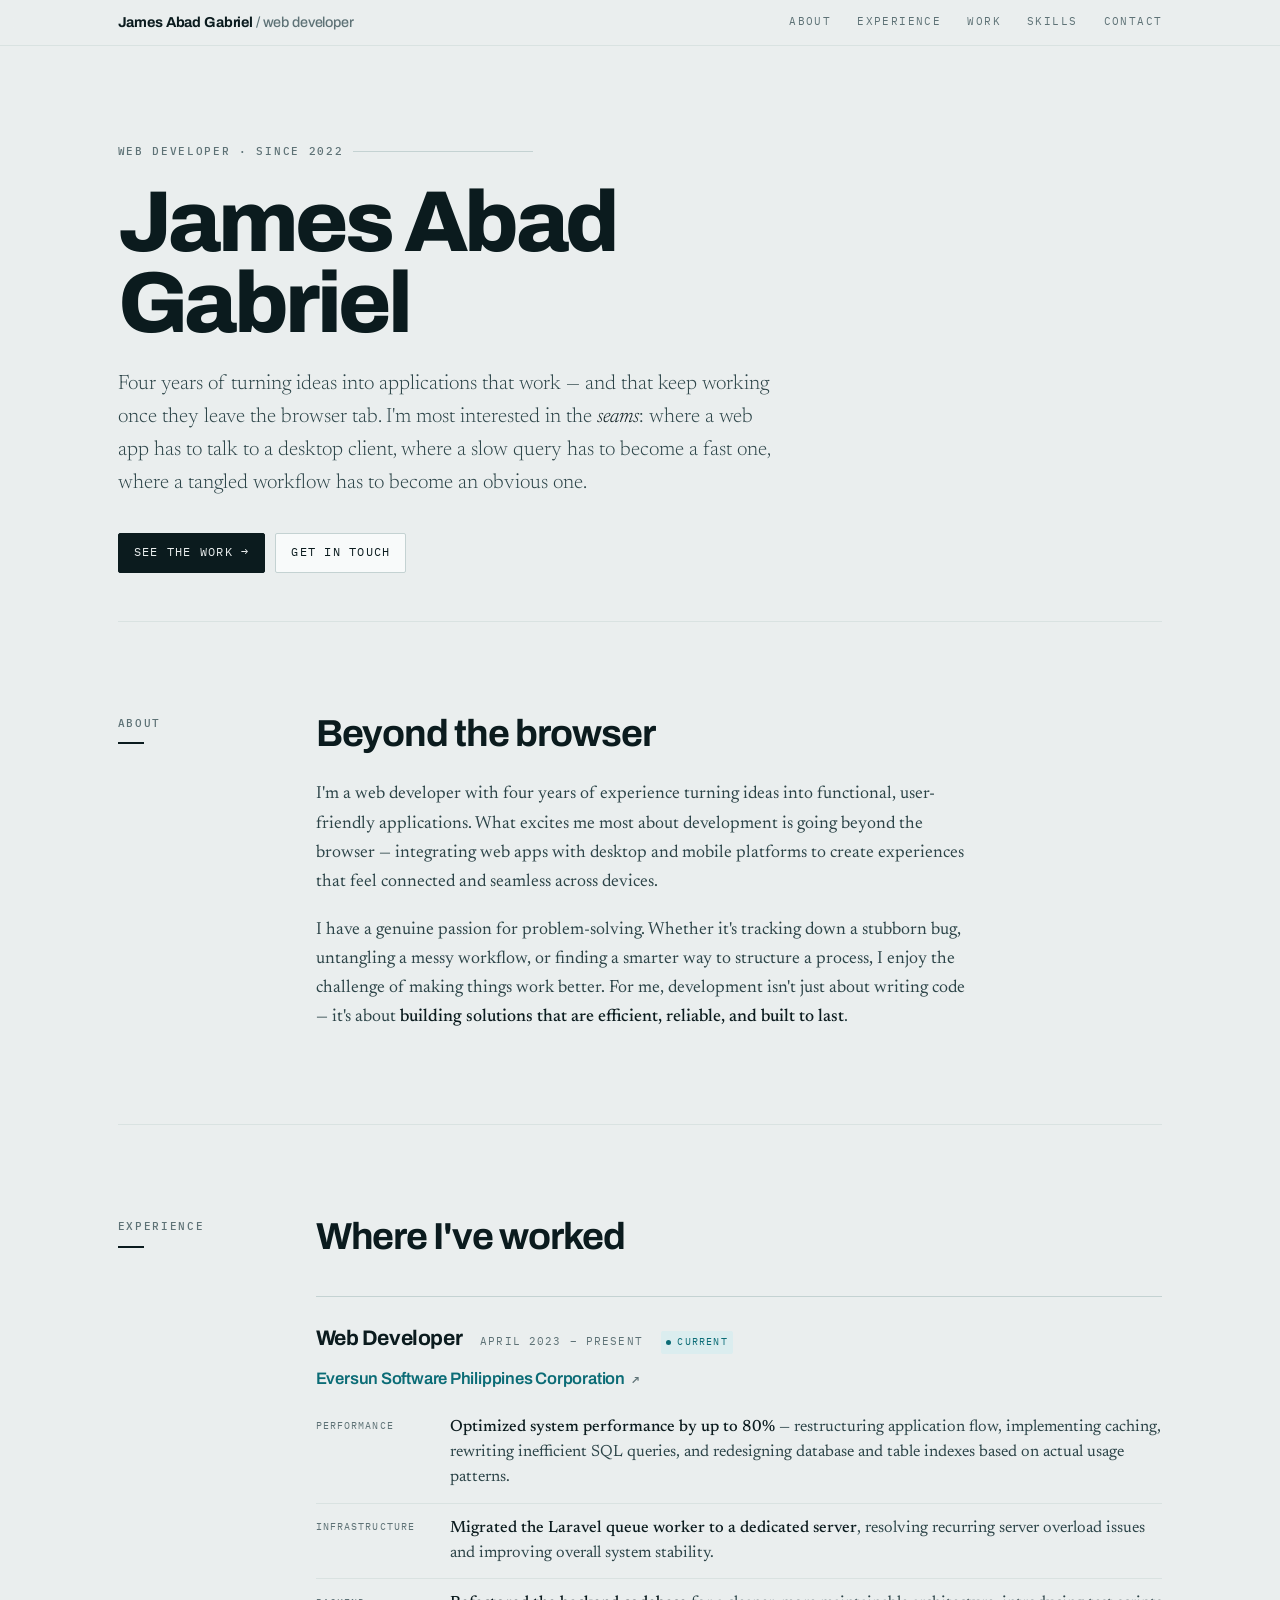
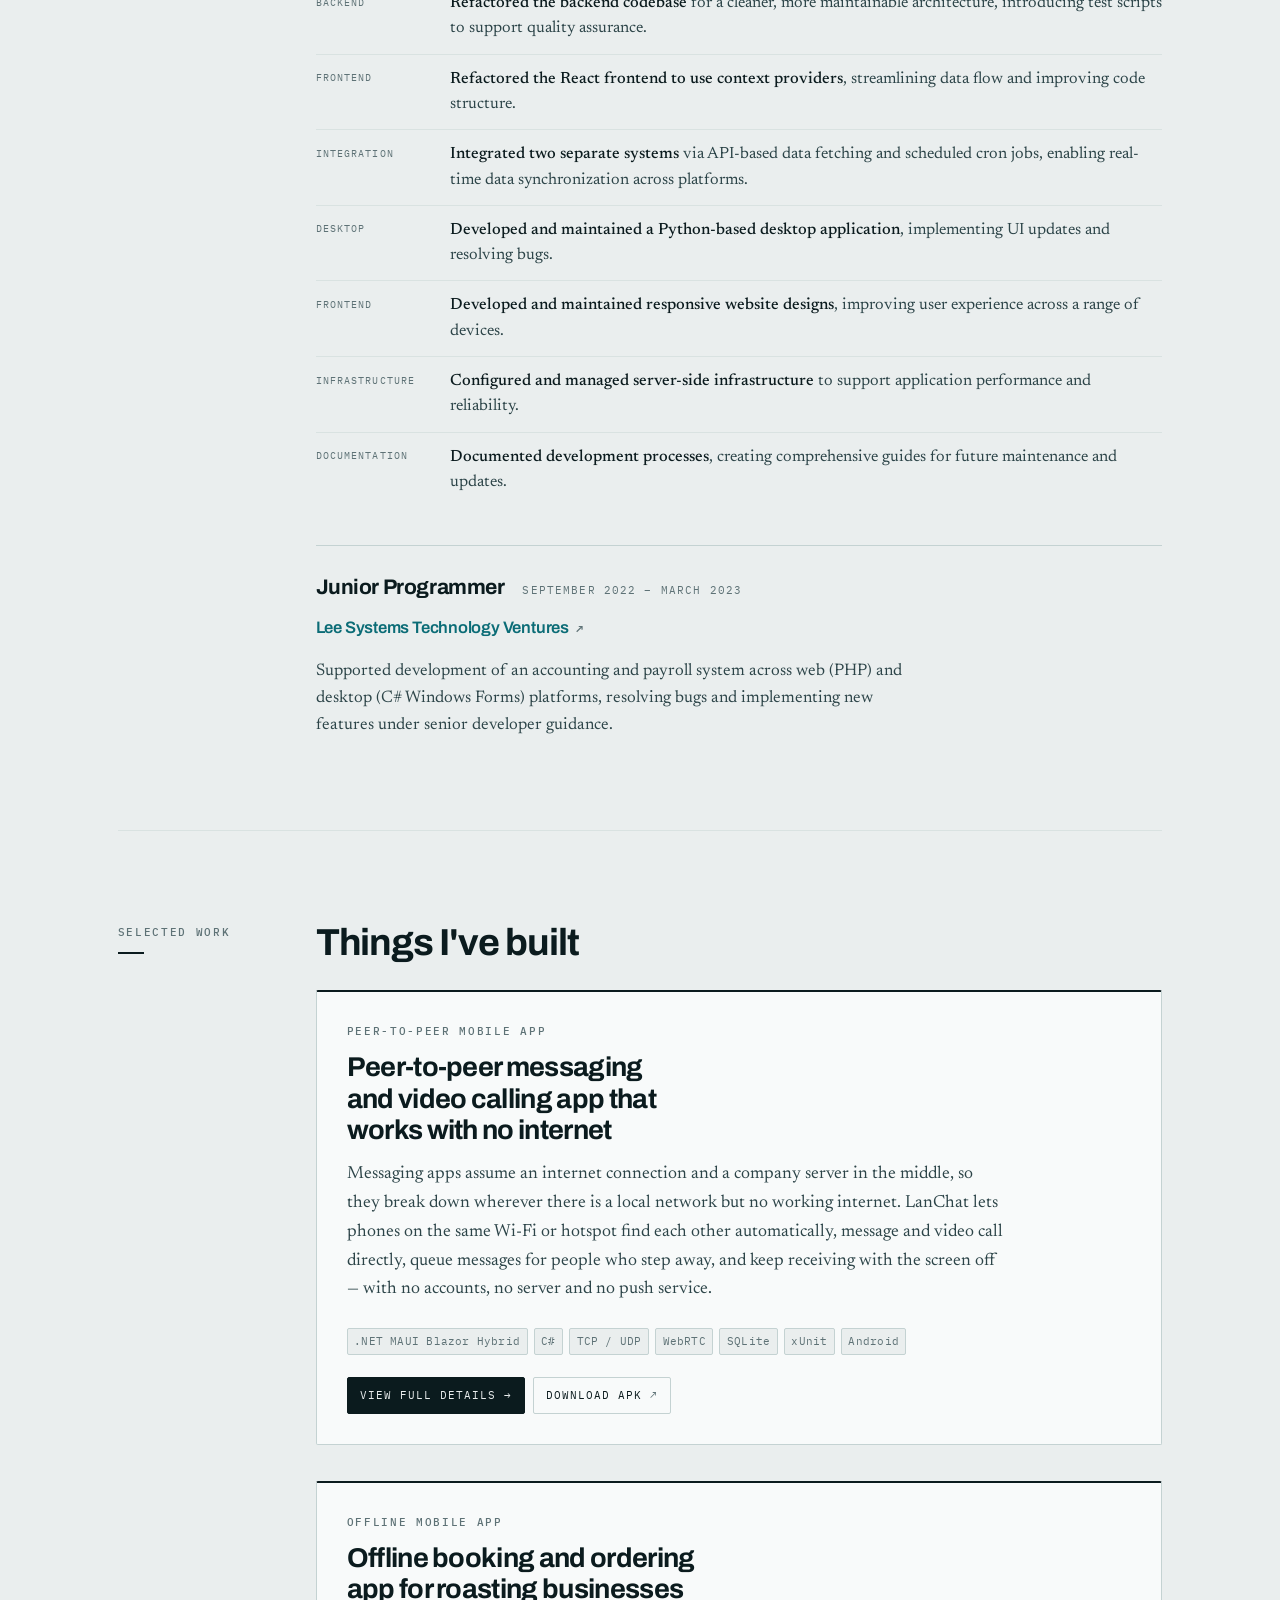
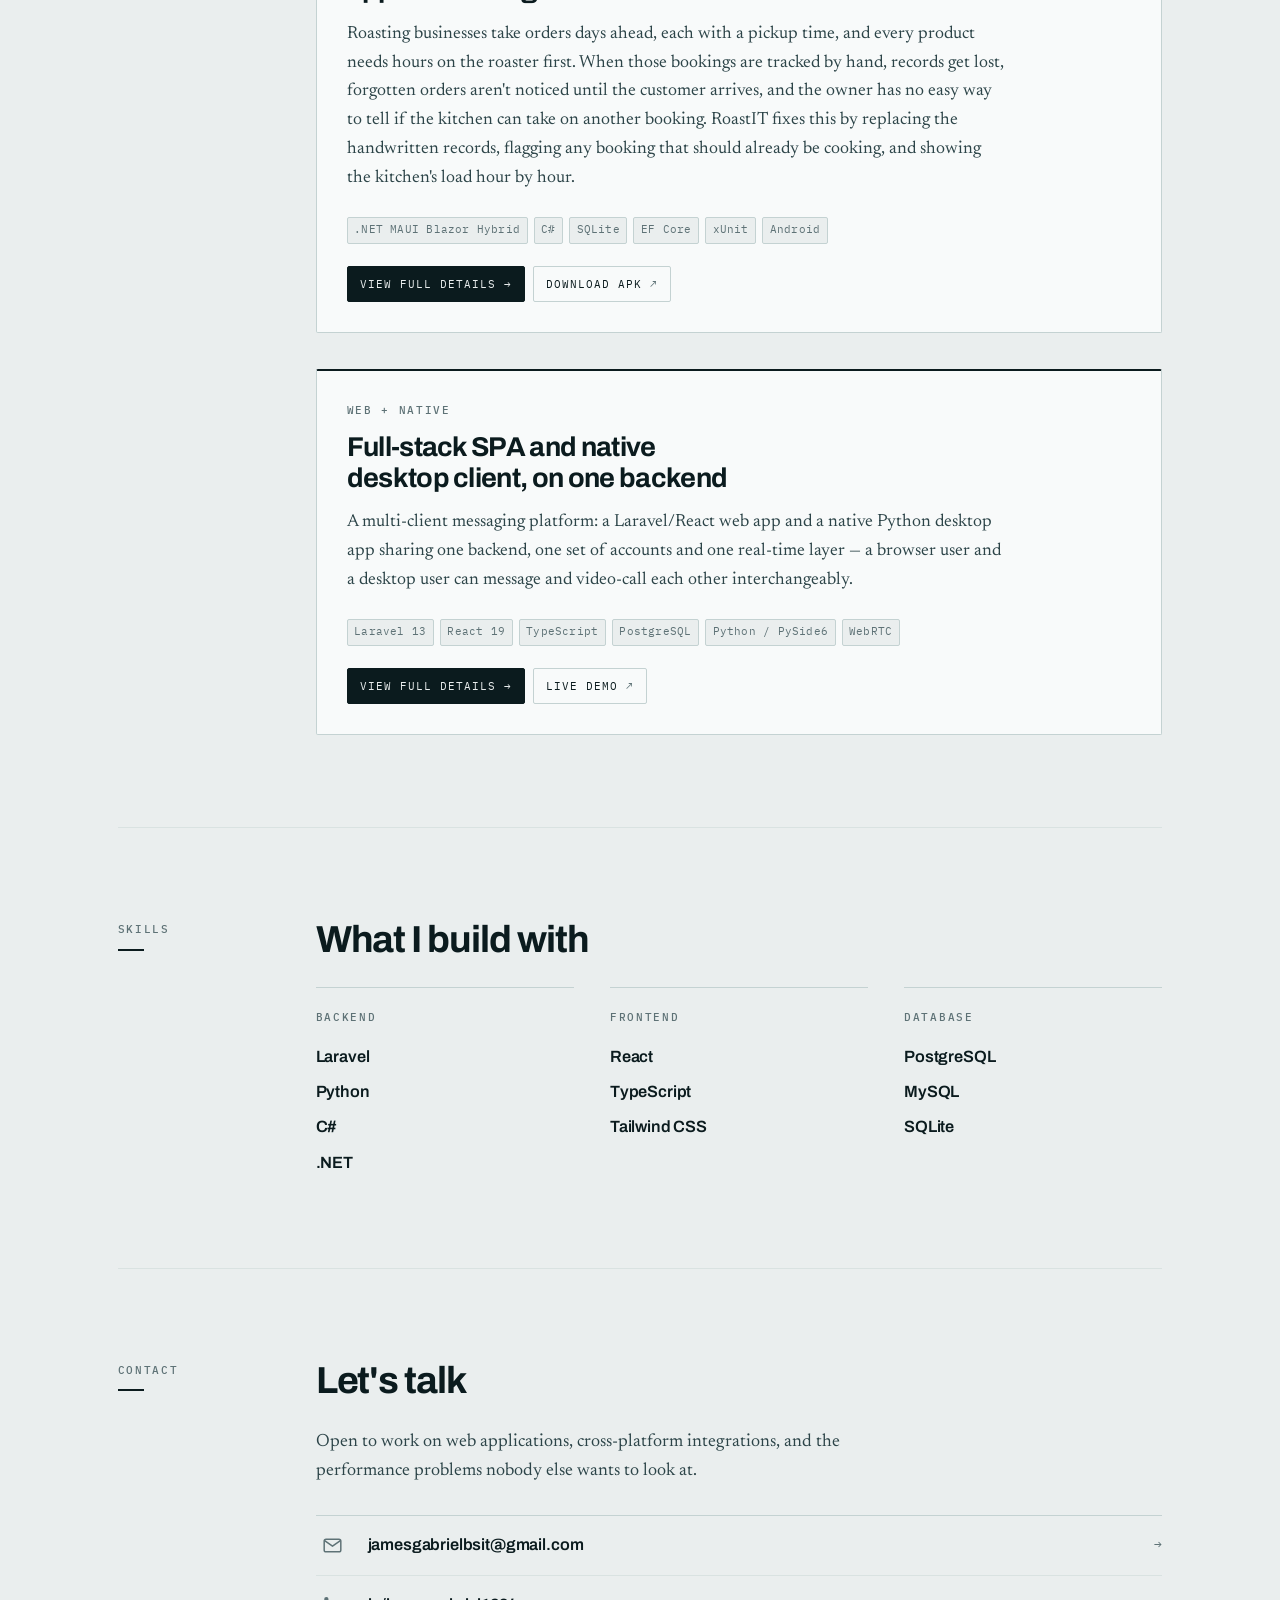
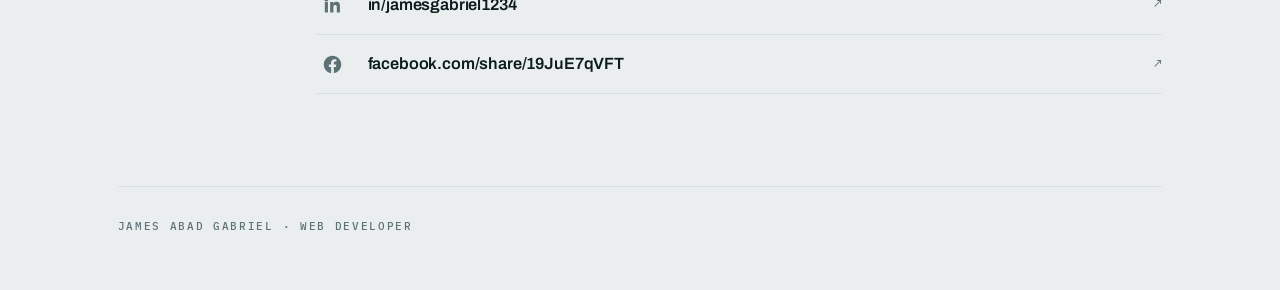
<file: index.html>
<!doctype html>
<html lang="en">
<head>
<meta charset="utf-8">
<meta name="viewport" content="width=device-width, initial-scale=1">
<title>James Abad Gabriel</title>
<link rel="preconnect" href="https://fonts.googleapis.com">
<link rel="preconnect" href="https://fonts.gstatic.com" crossorigin>
<link rel="stylesheet" href="https://fonts.googleapis.com/css2?family=Archivo:wght@500;600;700;800&family=IBM+Plex+Mono:wght@400;500;600&family=Newsreader:opsz,wght@6..72,300;6..72,400;6..72,500&display=swap">
<link rel="stylesheet" href="styles.css">
</head>
<body>

<header class="bar">
  <div class="page bar-in">
    <a class="sig" href="#top">James Abad Gabriel <i>/ web developer</i></a>
    <nav>
      <a href="#about">About</a>
      <a href="#experience">Experience</a>
      <a href="#work">Work</a>
      <a href="#skills">Skills</a>
      <a href="#contact">Contact</a>
    </nav>
  </div>
</header>

<main class="page" id="top">

  <div class="hero">
    <div class="eyebrow"><span class="mono">Web developer &middot; since 2022</span></div>
    <h1>James Abad Gabriel</h1>
    <p class="lede">Four years of turning ideas into applications that work &mdash; and that keep working once they leave the browser tab. I'm most interested in the <em>seams</em>: where a web app has to talk to a desktop client, where a slow query has to become a fast one, where a tangled workflow has to become an obvious one.</p>
    <div class="cta">
      <a class="btn btn--key" href="#work">See the work <span aria-hidden="true">&rarr;</span></a>
      <a class="btn" href="#contact">Get in touch</a>
    </div>
  </div>

  <section id="about">
    <div class="sec">
      <div class="rail"><div class="rail-in"><span class="mono">About</span><span class="bead"></span></div></div>
      <div>
        <h2>Beyond the browser</h2>
        <div class="prose">
          <p>I'm a web developer with four years of experience turning ideas into functional, user-friendly applications. What excites me most about development is going beyond the browser &mdash; integrating web apps with desktop and mobile platforms to create experiences that feel connected and seamless across devices.</p>
          <p>I have a genuine passion for problem-solving. Whether it's tracking down a stubborn bug, untangling a messy workflow, or finding a smarter way to structure a process, I enjoy the challenge of making things work better. For me, development isn't just about writing code &mdash; it's about <strong>building solutions that are efficient, reliable, and built to last</strong>.</p>
        </div>
      </div>
    </div>
  </section>

  <section id="experience">
    <div class="sec">
      <div class="rail"><div class="rail-in"><span class="mono">Experience</span><span class="bead"></span></div></div>
      <div>
        <h2>Where I've worked</h2>

        <article class="job">
          <div class="job-head">
            <h3>Web Developer</h3>
            <span class="when">April 2023 &ndash; present</span>
            <span class="now"><span class="blip"></span>Current</span>
          </div>
          <a class="employer" href="https://www.agentsofvalue.com/" target="_blank" rel="noopener noreferrer">Eversun Software Philippines Corporation<span class="arw" aria-hidden="true">&#8599;</span></a>
          <ul class="duties">
            <li><span class="tag">Performance</span><span><b>Optimized system performance by up to 80%</b> &mdash; restructuring application flow, implementing caching, rewriting inefficient SQL queries, and redesigning database and table indexes based on actual usage patterns.</span></li>
            <li><span class="tag">Infrastructure</span><span><b>Migrated the Laravel queue worker to a dedicated server</b>, resolving recurring server overload issues and improving overall system stability.</span></li>
            <li><span class="tag">Backend</span><span><b>Refactored the backend codebase</b> for a cleaner, more maintainable architecture, introducing test scripts to support quality assurance.</span></li>
            <li><span class="tag">Frontend</span><span><b>Refactored the React frontend to use context providers</b>, streamlining data flow and improving code structure.</span></li>
            <li><span class="tag">Integration</span><span><b>Integrated two separate systems</b> via API-based data fetching and scheduled cron jobs, enabling real-time data synchronization across platforms.</span></li>
            <li><span class="tag">Desktop</span><span><b>Developed and maintained a Python-based desktop application</b>, implementing UI updates and resolving bugs.</span></li>
            <li><span class="tag">Frontend</span><span><b>Developed and maintained responsive website designs</b>, improving user experience across a range of devices.</span></li>
            <li><span class="tag">Infrastructure</span><span><b>Configured and managed server-side infrastructure</b> to support application performance and reliability.</span></li>
            <li><span class="tag">Documentation</span><span><b>Documented development processes</b>, creating comprehensive guides for future maintenance and updates.</span></li>
          </ul>
        </article>

        <article class="job">
          <div class="job-head">
            <h3>Junior Programmer</h3>
            <span class="when">September 2022 &ndash; March 2023</span>
          </div>
          <a class="employer" href="https://lstventures.com/" target="_blank" rel="noopener noreferrer">Lee Systems Technology Ventures<span class="arw" aria-hidden="true">&#8599;</span></a>
          <p class="solo">Supported development of an accounting and payroll system across web (PHP) and desktop (C# Windows Forms) platforms, resolving bugs and implementing new features under senior developer guidance.</p>
        </article>
      </div>
    </div>
  </section>

  <section id="work">
    <div class="sec">
      <div class="rail"><div class="rail-in"><span class="mono">Selected work</span><span class="bead"></span></div></div>
      <div>
        <h2>Things I've built</h2>
        <div class="projects">

          <article class="project-card">
            <span class="mono">Peer-to-peer mobile app</span>
            <h3 class="card-title"><a href="projects/lanchat.html">Peer-to-peer messaging and video calling app that works with no internet</a></h3>
            <p class="proj-sub">Messaging apps assume an internet connection and a company server in the middle, so they break down wherever there is a local network but no working internet. LanChat lets phones on the same Wi-Fi or hotspot find each other automatically, message and video call directly, queue messages for people who step away, and keep receiving with the screen off &mdash; with no accounts, no server and no push service.</p>
            <div class="chips">
              <span class="chip">.NET MAUI Blazor Hybrid</span>
              <span class="chip">C#</span>
              <span class="chip">TCP / UDP</span>
              <span class="chip">WebRTC</span>
              <span class="chip">SQLite</span>
              <span class="chip">xUnit</span>
              <span class="chip">Android</span>
            </div>
            <div class="links">
              <a class="link link--key" href="projects/lanchat.html">View full details <span class="arw" aria-hidden="true">&rarr;</span></a>
              <a class="link" href="https://drive.google.com/file/d/1S_avpJcFVzQIID7j3Tl5P9oH8i6XPBbX/view?usp=sharing" target="_blank" rel="noopener noreferrer">Download APK <span class="arw" aria-hidden="true">&#8599;</span></a>
            </div>
          </article>

          <article class="project-card">
            <span class="mono">Offline mobile app</span>
            <h3 class="card-title"><a href="projects/roastit.html">Offline booking and ordering app for roasting businesses</a></h3>
            <p class="proj-sub">Roasting businesses take orders days ahead, each with a pickup time, and every product needs hours on the roaster first. When those bookings are tracked by hand, records get lost, forgotten orders aren't noticed until the customer arrives, and the owner has no easy way to tell if the kitchen can take on another booking. RoastIT fixes this by replacing the handwritten records, flagging any booking that should already be cooking, and showing the kitchen's load hour by hour.</p>
            <div class="chips">
              <span class="chip">.NET MAUI Blazor Hybrid</span>
              <span class="chip">C#</span>
              <span class="chip">SQLite</span>
              <span class="chip">EF Core</span>
              <span class="chip">xUnit</span>
              <span class="chip">Android</span>
            </div>
            <div class="links">
              <a class="link link--key" href="projects/roastit.html">View full details <span class="arw" aria-hidden="true">&rarr;</span></a>
              <a class="link" href="https://drive.google.com/file/d/1mOhtC-Zu4Xy4QZyB7II5jD4jU3CdyIrz/view?usp=sharing" target="_blank" rel="noopener noreferrer">Download APK <span class="arw" aria-hidden="true">&#8599;</span></a>
            </div>
          </article>

          <article class="project-card">
            <span class="mono">Web + native</span>
            <h3 class="card-title"><a href="projects/gabapp.html">Full-stack SPA and native desktop client, on one backend</a></h3>
            <p class="proj-sub">A multi-client messaging platform: a Laravel/React web app and a native Python desktop app sharing one backend, one set of accounts and one real-time layer &mdash; a browser user and a desktop user can message and video-call each other interchangeably.</p>
            <div class="chips">
              <span class="chip">Laravel 13</span>
              <span class="chip">React 19</span>
              <span class="chip">TypeScript</span>
              <span class="chip">PostgreSQL</span>
              <span class="chip">Python / PySide6</span>
              <span class="chip">WebRTC</span>
            </div>
            <div class="links">
              <a class="link link--key" href="projects/gabapp.html">View full details <span class="arw" aria-hidden="true">&rarr;</span></a>
              <a class="link" href="https://mygab-app.duckdns.org/" target="_blank" rel="noopener noreferrer">Live demo <span class="arw" aria-hidden="true">&#8599;</span></a>
            </div>
          </article>

        </div>
      </div>
    </div>
  </section>

  <section id="skills">
    <div class="sec">
      <div class="rail"><div class="rail-in"><span class="mono">Skills</span><span class="bead"></span></div></div>
      <div>
        <h2>What I build with</h2>
        <div class="skills">
          <div class="skillset">
            <span class="mono">Backend</span>
            <ul>
              <li>Laravel</li>
              <li>Python</li>
              <li>C#</li>
              <li>.NET</li>
            </ul>
          </div>
          <div class="skillset">
            <span class="mono">Frontend</span>
            <ul>
              <li>React</li>
              <li>TypeScript</li>
              <li>Tailwind CSS</li>
            </ul>
          </div>
          <div class="skillset">
            <span class="mono">Database</span>
            <ul>
              <li>PostgreSQL</li>
              <li>MySQL</li>
              <li>SQLite</li>
            </ul>
          </div>
        </div>
      </div>
    </div>
  </section>

  <section id="contact">
    <div class="sec">
      <div class="rail"><div class="rail-in"><span class="mono">Contact</span><span class="bead"></span></div></div>
      <div>
        <h2>Let's talk</h2>
        <p class="contact-lead">Open to work on web applications, cross-platform integrations, and the performance problems nobody else wants to look at.</p>
        <div class="reach">
          <a href="mailto:jamesgabrielbsit@gmail.com">
            <span class="ico"><svg viewBox="0 0 24 24" width="21" height="21" fill="none" stroke="currentColor" stroke-width="1.7" stroke-linecap="round" stroke-linejoin="round" aria-hidden="true"><rect x="2.5" y="4.75" width="19" height="14.5" rx="2.2"></rect><path d="m3.4 6.6 8.6 6.2 8.6-6.2"></path></svg></span>
            <span class="sr">Email</span>
            <span class="who">jamesgabrielbsit@gmail.com</span>
            <span class="arw" aria-hidden="true">&rarr;</span>
          </a>
          <a href="https://www.linkedin.com/in/jamesgabriel1234" target="_blank" rel="noopener noreferrer">
            <span class="ico"><svg viewBox="0 0 24 24" width="21" height="21" fill="currentColor" aria-hidden="true"><path d="M4.98 3.5a2.5 2.5 0 1 1 0 5 2.5 2.5 0 0 1 0-5zM3.2 9h3.6v12H3.2V9zm6.1 0h3.45v1.64h.05c.48-.9 1.66-1.85 3.41-1.85 3.65 0 4.32 2.33 4.32 5.37V21h-3.6v-5.37c0-1.28-.03-2.93-1.82-2.93-1.82 0-2.1 1.39-2.1 2.83V21H9.3V9z"></path></svg></span>
            <span class="sr">LinkedIn</span>
            <span class="who">in/jamesgabriel1234</span>
            <span class="arw" aria-hidden="true">&#8599;</span>
          </a>
          <a href="https://www.facebook.com/share/19JuE7qVFT/" target="_blank" rel="noopener noreferrer">
            <span class="ico"><svg viewBox="0 0 24 24" width="21" height="21" fill="currentColor" aria-hidden="true"><path d="M22 12.06C22 6.5 17.52 2 12 2S2 6.5 2 12.06c0 5.02 3.66 9.18 8.44 9.94v-7.03H7.9v-2.91h2.54V9.85c0-2.51 1.49-3.9 3.77-3.9 1.09 0 2.24.19 2.24.19v2.47h-1.26c-1.24 0-1.63.77-1.63 1.56v1.88h2.78l-.44 2.91h-2.34V22c4.78-.76 8.44-4.92 8.44-9.94z"></path></svg></span>
            <span class="sr">Facebook</span>
            <span class="who">facebook.com/share/19JuE7qVFT</span>
            <span class="arw" aria-hidden="true">&#8599;</span>
          </a>
        </div>
      </div>
    </div>
  </section>

  <footer>
    <span class="mono">James Abad Gabriel &middot; Web developer</span>
  </footer>

</main>
</body>
</html>
</file>
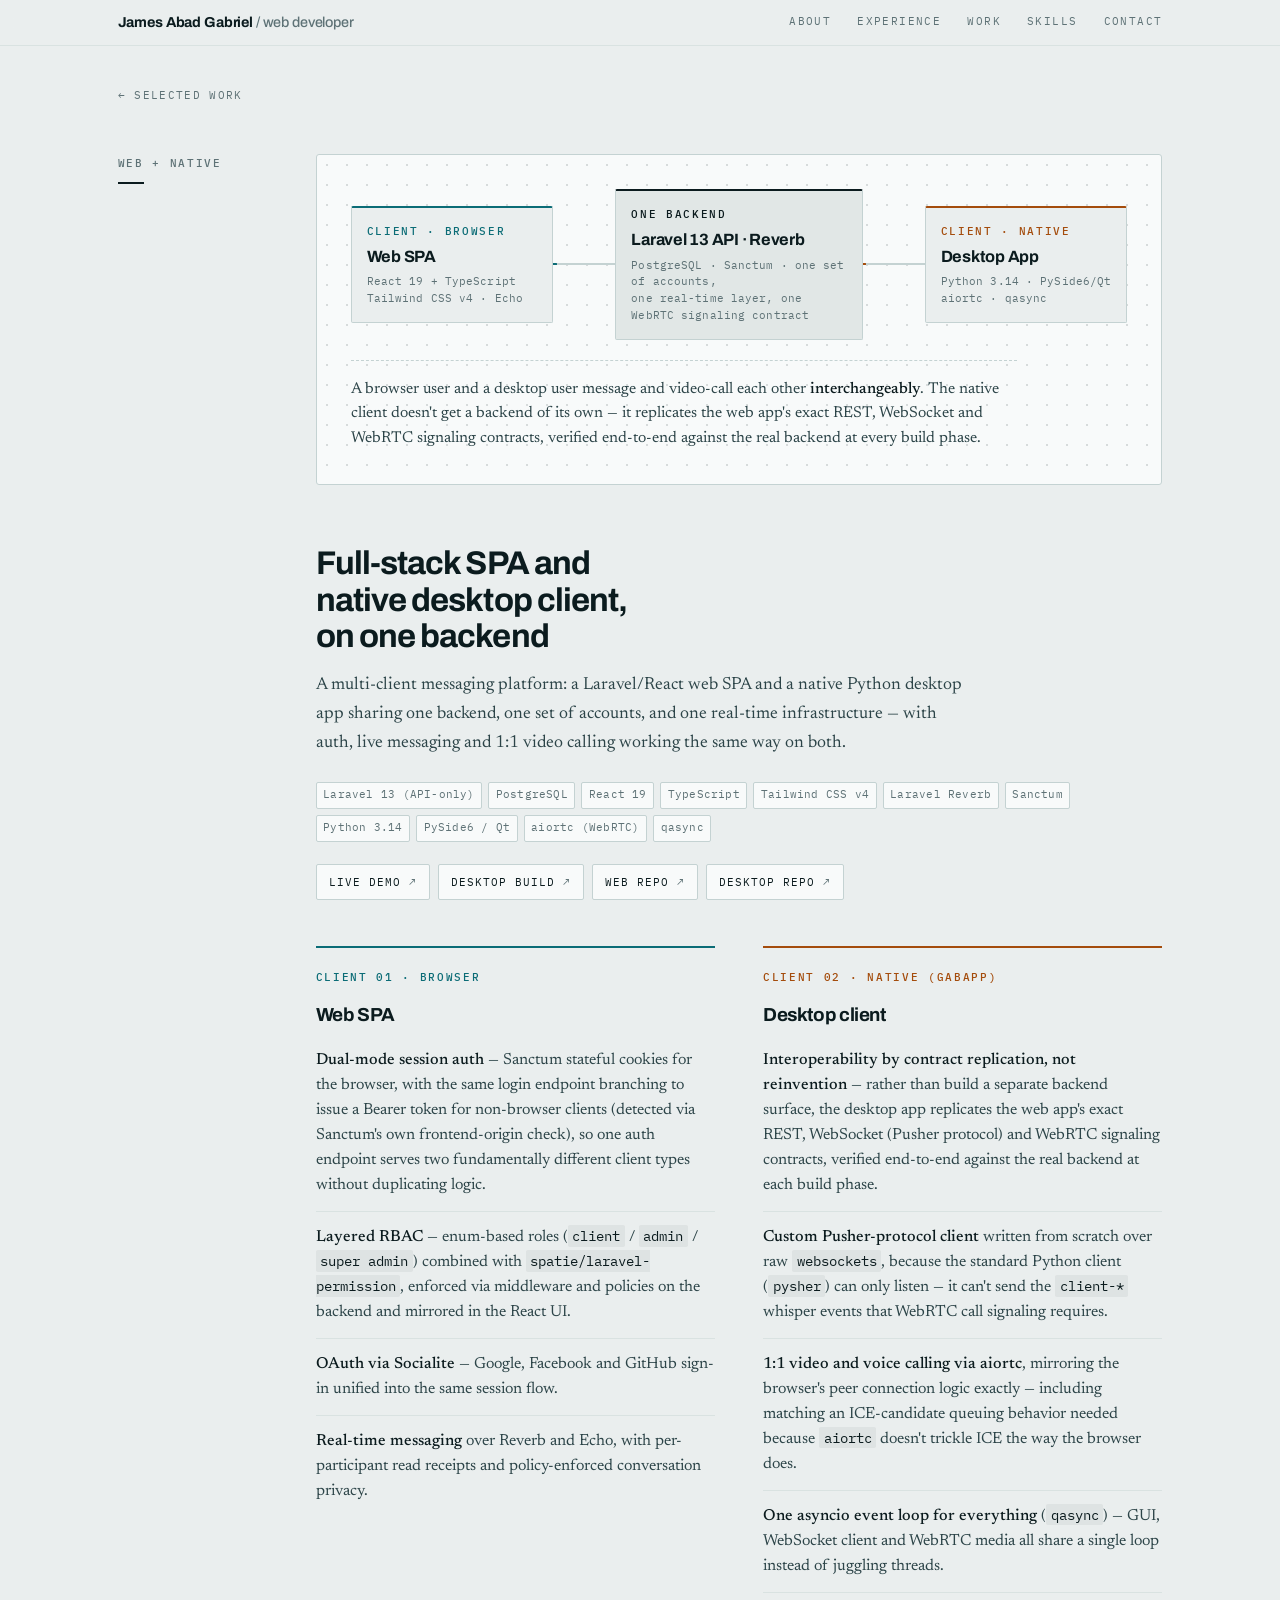
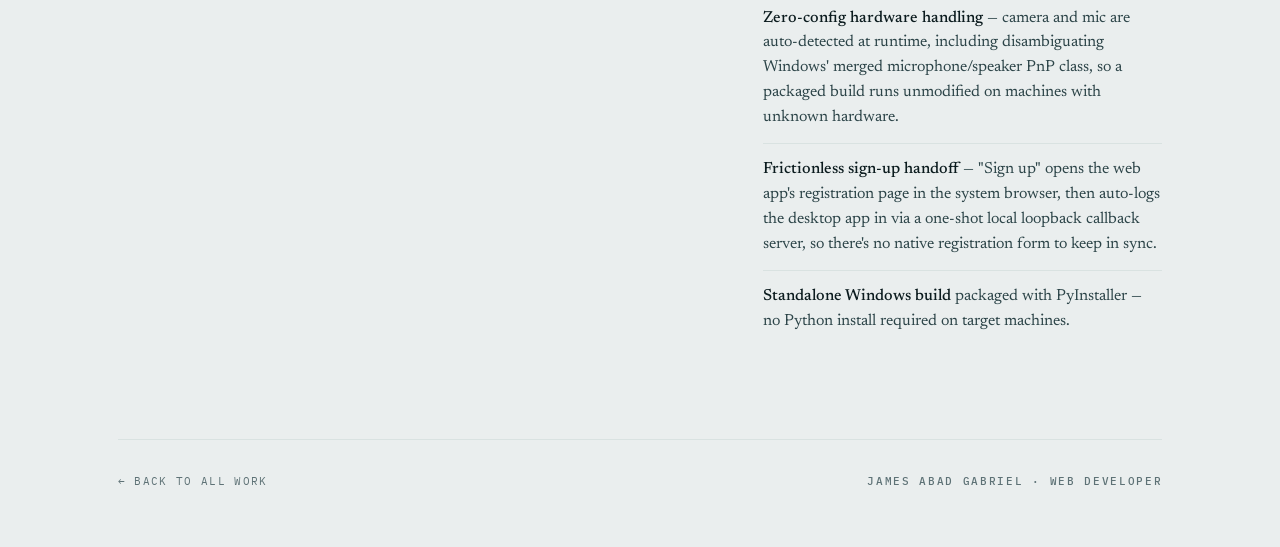
<file: projects/gabapp.html>
<!doctype html>
<html lang="en">
<head>
<meta charset="utf-8">
<meta name="viewport" content="width=device-width, initial-scale=1">
<title>GabApp &middot; James Abad Gabriel</title>
<link rel="preconnect" href="https://fonts.googleapis.com">
<link rel="preconnect" href="https://fonts.gstatic.com" crossorigin>
<link rel="stylesheet" href="https://fonts.googleapis.com/css2?family=Archivo:wght@500;600;700;800&family=IBM+Plex+Mono:wght@400;500;600&family=Newsreader:opsz,wght@6..72,300;6..72,400;6..72,500&display=swap">
<link rel="stylesheet" href="../styles.css">
</head>
<body>

<header class="bar">
  <div class="page bar-in">
    <a class="sig" href="../index.html#top">James Abad Gabriel <i>/ web developer</i></a>
    <nav>
      <a href="../index.html#about">About</a>
      <a href="../index.html#experience">Experience</a>
      <a href="../index.html#work">Work</a>
      <a href="../index.html#skills">Skills</a>
      <a href="../index.html#contact">Contact</a>
    </nav>
  </div>
</header>

<main class="page" id="top">

  <div class="crumb"><a class="back" href="../index.html#work">&larr; Selected work</a></div>

  <section class="proj-page">
    <div class="sec">
      <div class="rail"><div class="rail-in"><span class="mono">Web + native</span><span class="bead"></span></div></div>
      <div>
        <div class="work-intro">
          <div class="rig-wrap">
            <div class="rig">
              <div class="node node--web">
                <span class="kind mono">Client &middot; Browser</span>
                <span class="name">Web SPA</span>
                <span class="stack">React 19 + TypeScript<br>Tailwind CSS v4 &middot; Echo</span>
              </div>
              <div class="wire wire--a"><span class="pulse"></span></div>
              <div class="node node--core">
                <span class="kind mono">One backend</span>
                <span class="name">Laravel 13 API &middot; Reverb</span>
                <span class="stack">PostgreSQL &middot; Sanctum &middot; one set of accounts,<br>one real-time layer, one WebRTC signaling contract</span>
              </div>
              <div class="wire wire--b"><span class="pulse"></span></div>
              <div class="node node--native">
                <span class="kind mono">Client &middot; Native</span>
                <span class="name">Desktop App</span>
                <span class="stack">Python 3.14 &middot; PySide6/Qt<br>aiortc &middot; qasync</span>
              </div>
            </div>
            <p class="rig-note">A browser user and a desktop user message and video-call each other <b>interchangeably</b>. The native client doesn't get a backend of its own &mdash; it replicates the web app's exact REST, WebSocket and WebRTC signaling contracts, verified end-to-end against the real backend at every build phase.</p>
          </div>
        </div>

        <h1 class="proj-title">Full-stack SPA and native desktop client, on one backend</h1>
        <p class="proj-sub">A multi-client messaging platform: a Laravel/React web SPA and a native Python desktop app sharing one backend, one set of accounts, and one real-time infrastructure &mdash; with auth, live messaging and 1:1 video calling working the same way on both.</p>

        <div class="chips">
          <span class="chip">Laravel 13 (API-only)</span>
          <span class="chip">PostgreSQL</span>
          <span class="chip">React 19</span>
          <span class="chip">TypeScript</span>
          <span class="chip">Tailwind CSS v4</span>
          <span class="chip">Laravel Reverb</span>
          <span class="chip">Sanctum</span>
          <span class="chip">Python 3.14</span>
          <span class="chip">PySide6 / Qt</span>
          <span class="chip">aiortc (WebRTC)</span>
          <span class="chip">qasync</span>
        </div>

        <div class="links">
          <a class="link" href="https://mygab-app.duckdns.org/" target="_blank" rel="noopener noreferrer">Live demo <span class="arw" aria-hidden="true">&#8599;</span></a>
          <a class="link" href="https://drive.google.com/file/d/1Od4Y7U45SIpR_T6ItsM_jH-0R1C5YBFQ/view?usp=sharing" target="_blank" rel="noopener noreferrer">Desktop build <span class="arw" aria-hidden="true">&#8599;</span></a>
          <a class="link" href="https://github.com/jamesgabriel-github/RoleBasedAuth" target="_blank" rel="noopener noreferrer">Web repo <span class="arw" aria-hidden="true">&#8599;</span></a>
          <a class="link" href="https://github.com/jamesgabriel-github/GabApp-Desktop" target="_blank" rel="noopener noreferrer">Desktop repo <span class="arw" aria-hidden="true">&#8599;</span></a>
        </div>

        <div class="clients">
          <div class="client client--web">
            <span class="mono">Client 01 &middot; Browser</span>
            <h4>Web SPA</h4>
            <ul class="feats">
              <li><b>Dual-mode session auth</b> &mdash; Sanctum stateful cookies for the browser, with the same login endpoint branching to issue a Bearer token for non-browser clients (detected via Sanctum's own frontend-origin check), so one auth endpoint serves two fundamentally different client types without duplicating logic.</li>
              <li><b>Layered RBAC</b> &mdash; enum-based roles (<code>client</code> / <code>admin</code> / <code>super admin</code>) combined with <code>spatie/laravel-permission</code>, enforced via middleware and policies on the backend and mirrored in the React UI.</li>
              <li><b>OAuth via Socialite</b> &mdash; Google, Facebook and GitHub sign-in unified into the same session flow.</li>
              <li><b>Real-time messaging</b> over Reverb and Echo, with per-participant read receipts and policy-enforced conversation privacy.</li>
            </ul>
          </div>

          <div class="client client--native">
            <span class="mono">Client 02 &middot; Native (GabApp)</span>
            <h4>Desktop client</h4>
            <ul class="feats">
              <li><b>Interoperability by contract replication, not reinvention</b> &mdash; rather than build a separate backend surface, the desktop app replicates the web app's exact REST, WebSocket (Pusher protocol) and WebRTC signaling contracts, verified end-to-end against the real backend at each build phase.</li>
              <li><b>Custom Pusher-protocol client</b> written from scratch over raw <code>websockets</code>, because the standard Python client (<code>pysher</code>) can only listen &mdash; it can't send the <code>client-*</code> whisper events that WebRTC call signaling requires.</li>
              <li><b>1:1 video and voice calling via aiortc</b>, mirroring the browser's peer connection logic exactly &mdash; including matching an ICE-candidate queuing behavior needed because <code>aiortc</code> doesn't trickle ICE the way the browser does.</li>
              <li><b>One asyncio event loop for everything</b> (<code>qasync</code>) &mdash; GUI, WebSocket client and WebRTC media all share a single loop instead of juggling threads.</li>
              <li><b>Zero-config hardware handling</b> &mdash; camera and mic are auto-detected at runtime, including disambiguating Windows' merged microphone/speaker PnP class, so a packaged build runs unmodified on machines with unknown hardware.</li>
              <li><b>Frictionless sign-up handoff</b> &mdash; "Sign up" opens the web app's registration page in the system browser, then auto-logs the desktop app in via a one-shot local loopback callback server, so there's no native registration form to keep in sync.</li>
              <li><b>Standalone Windows build</b> packaged with PyInstaller &mdash; no Python install required on target machines.</li>
            </ul>
          </div>
        </div>
      </div>
    </div>
  </section>

  <footer>
    <a class="back" href="../index.html#work">&larr; Back to all work</a>
    <span class="mono">James Abad Gabriel &middot; Web developer</span>
  </footer>

</main>
</body>
</html>
</file>
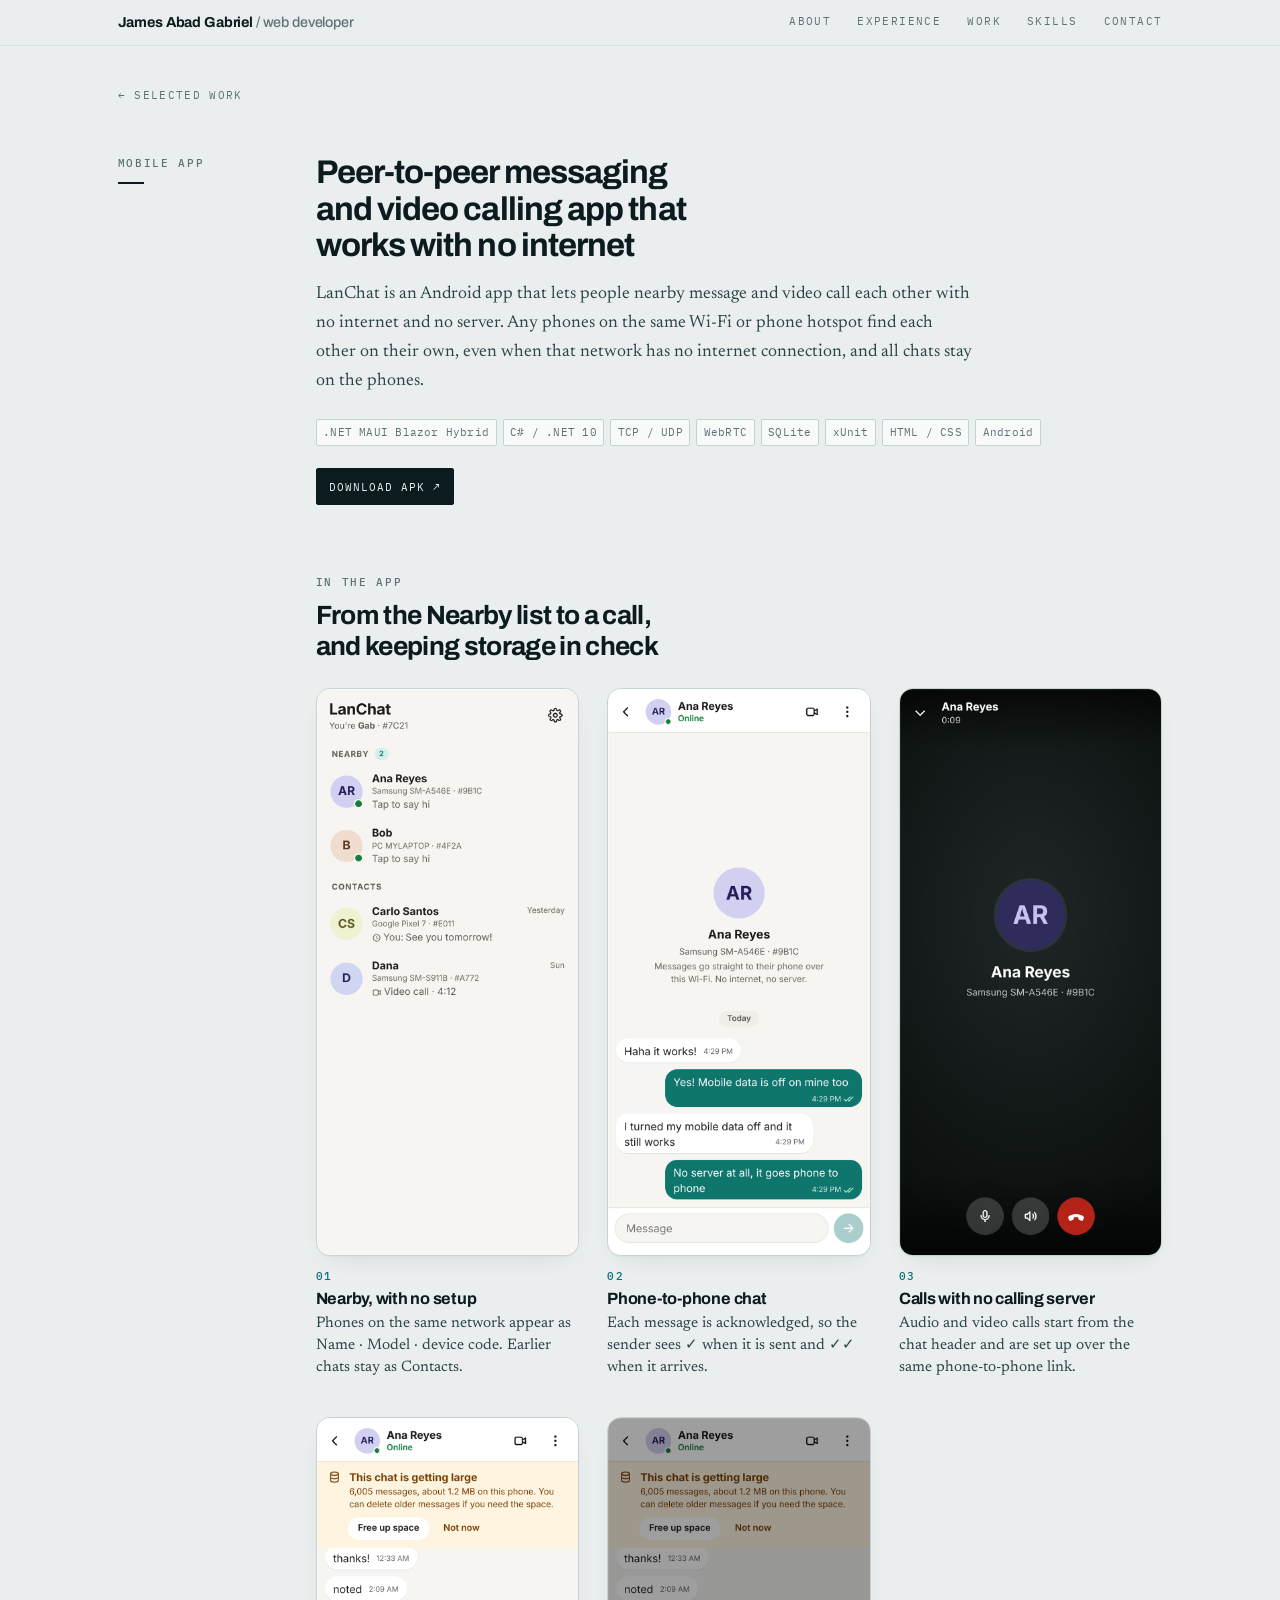
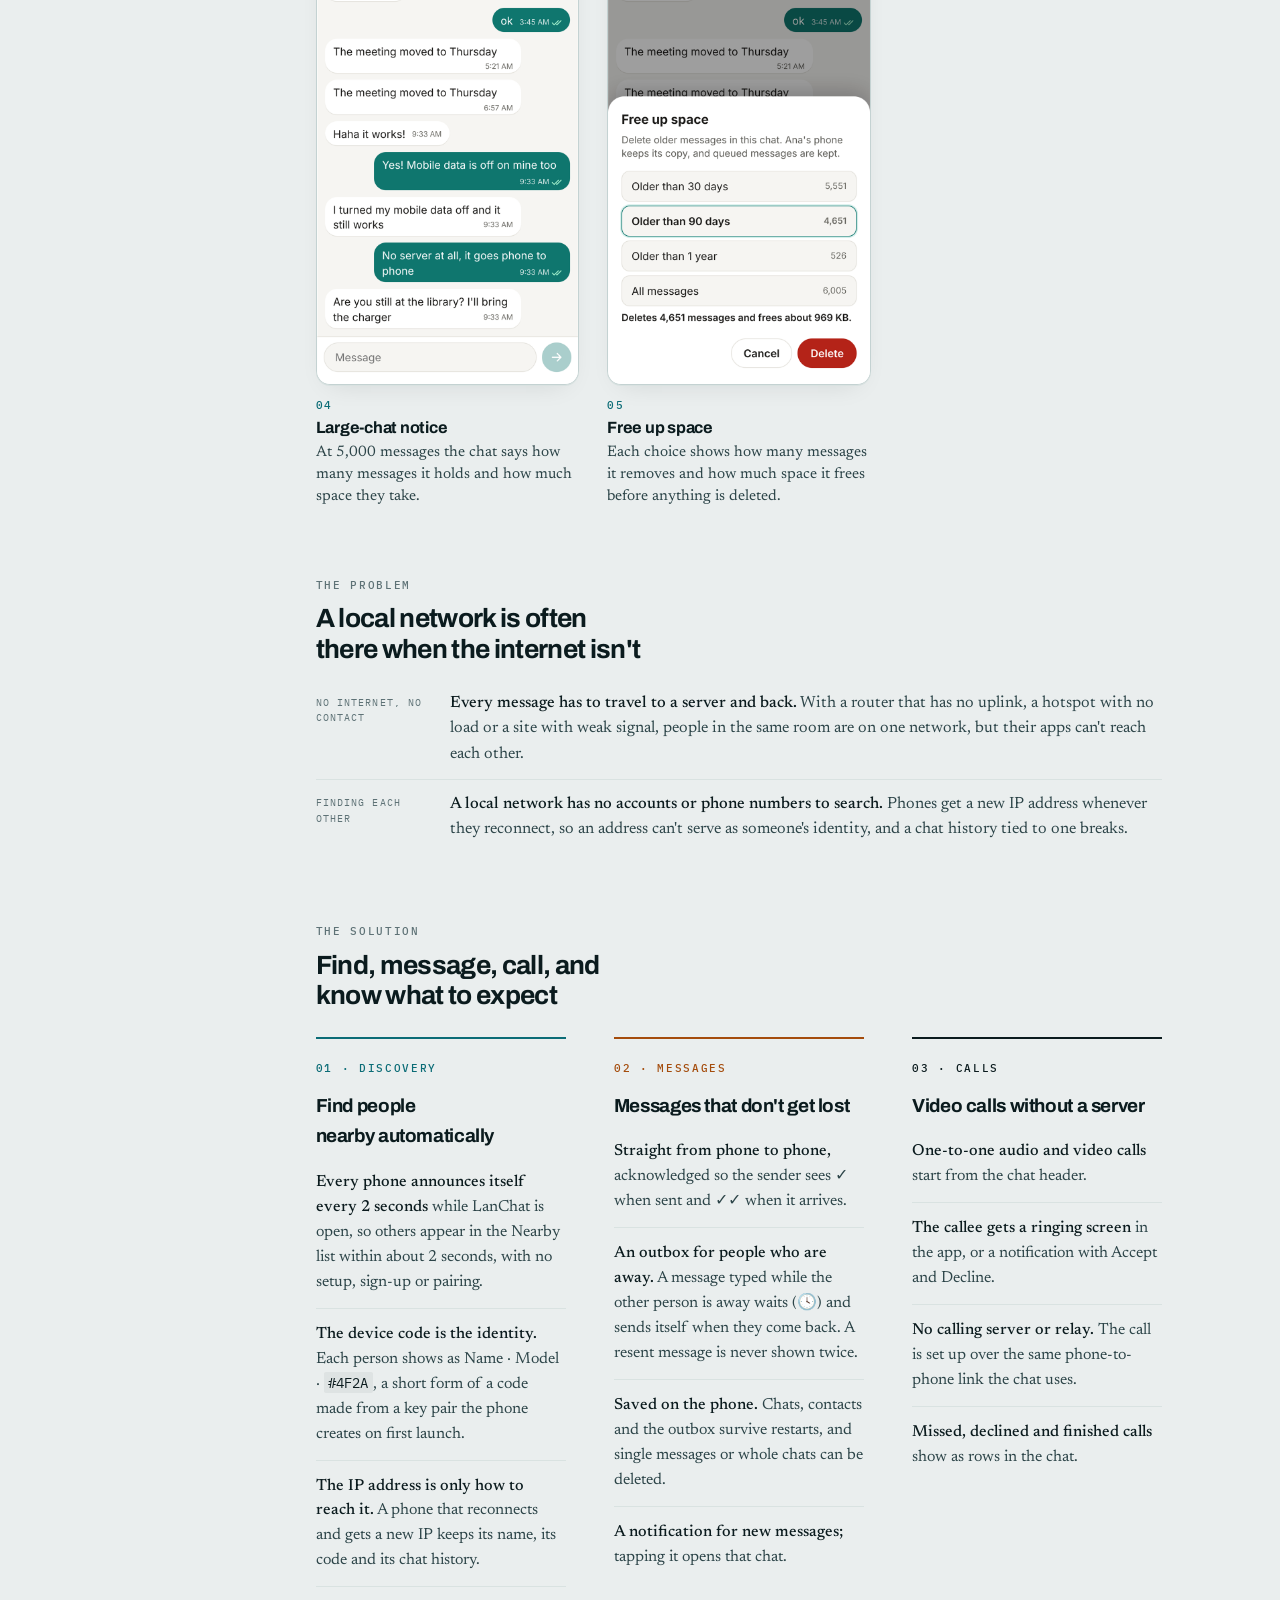
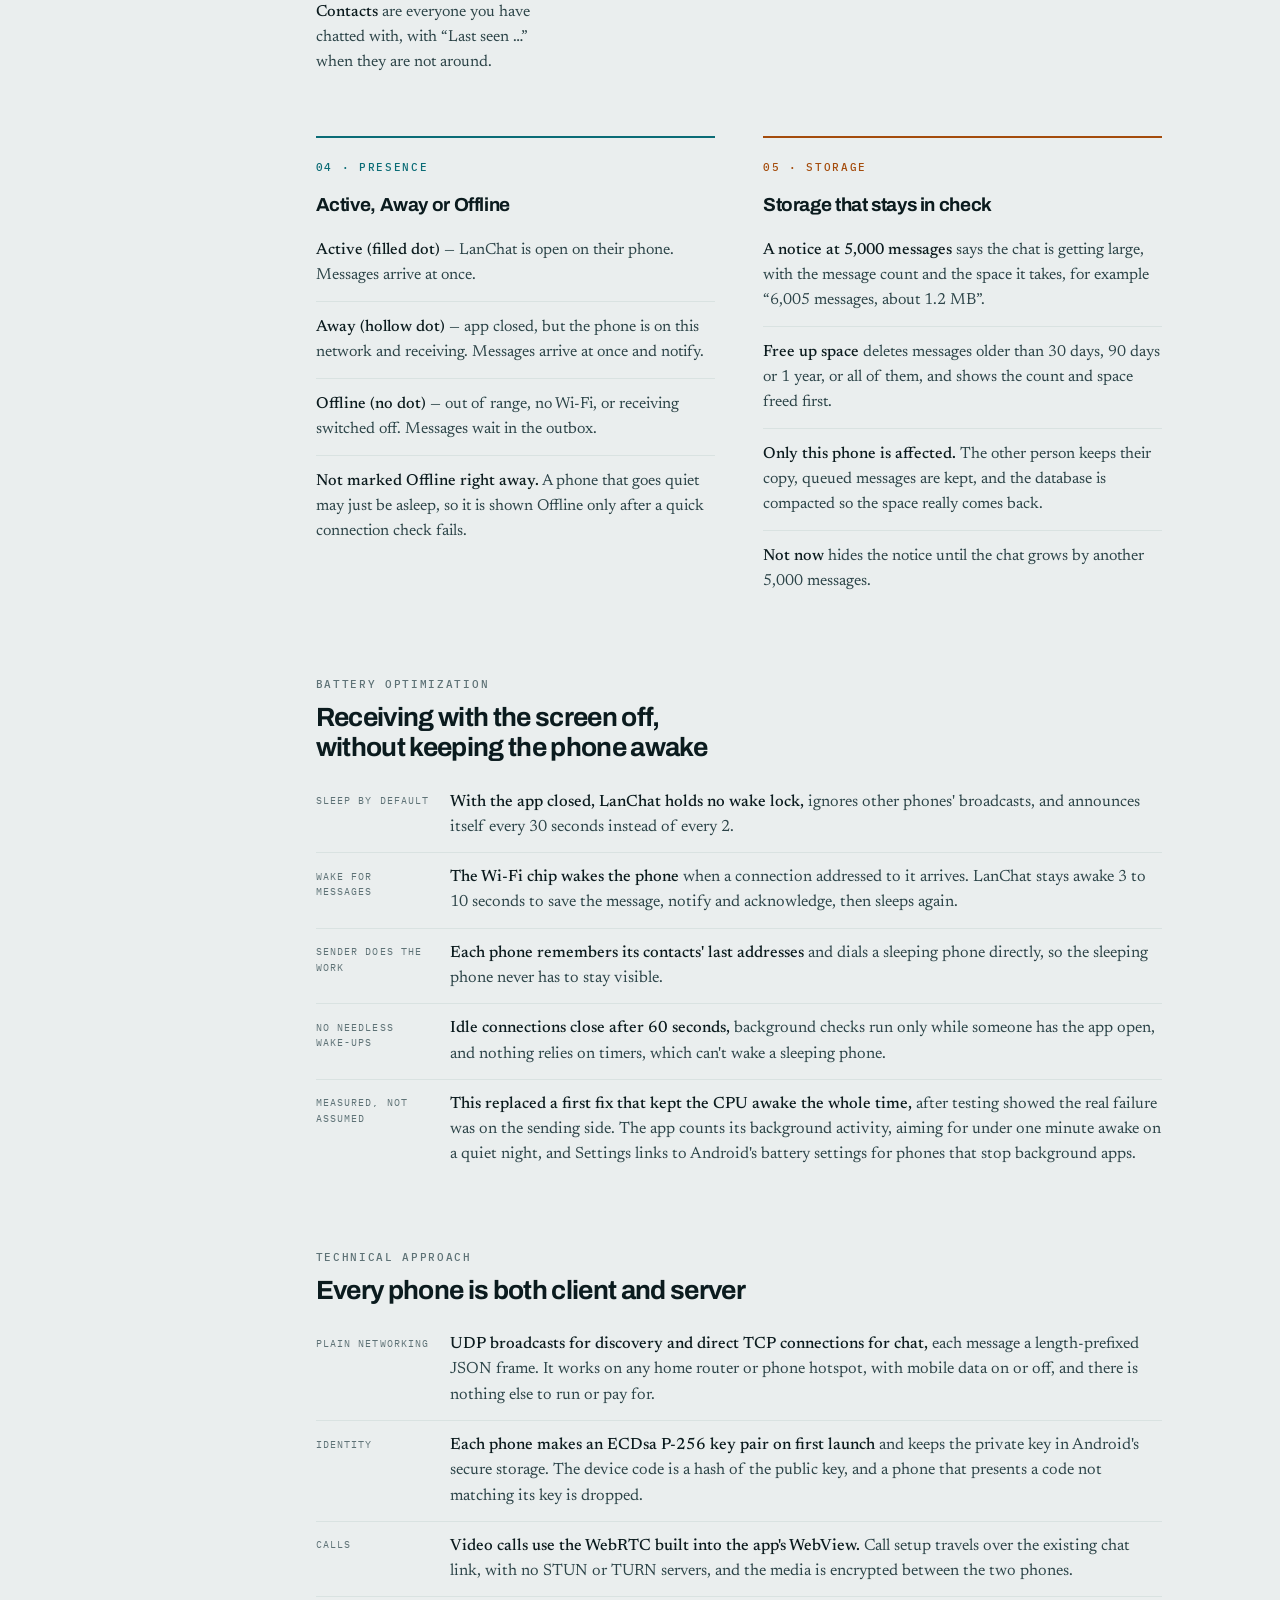
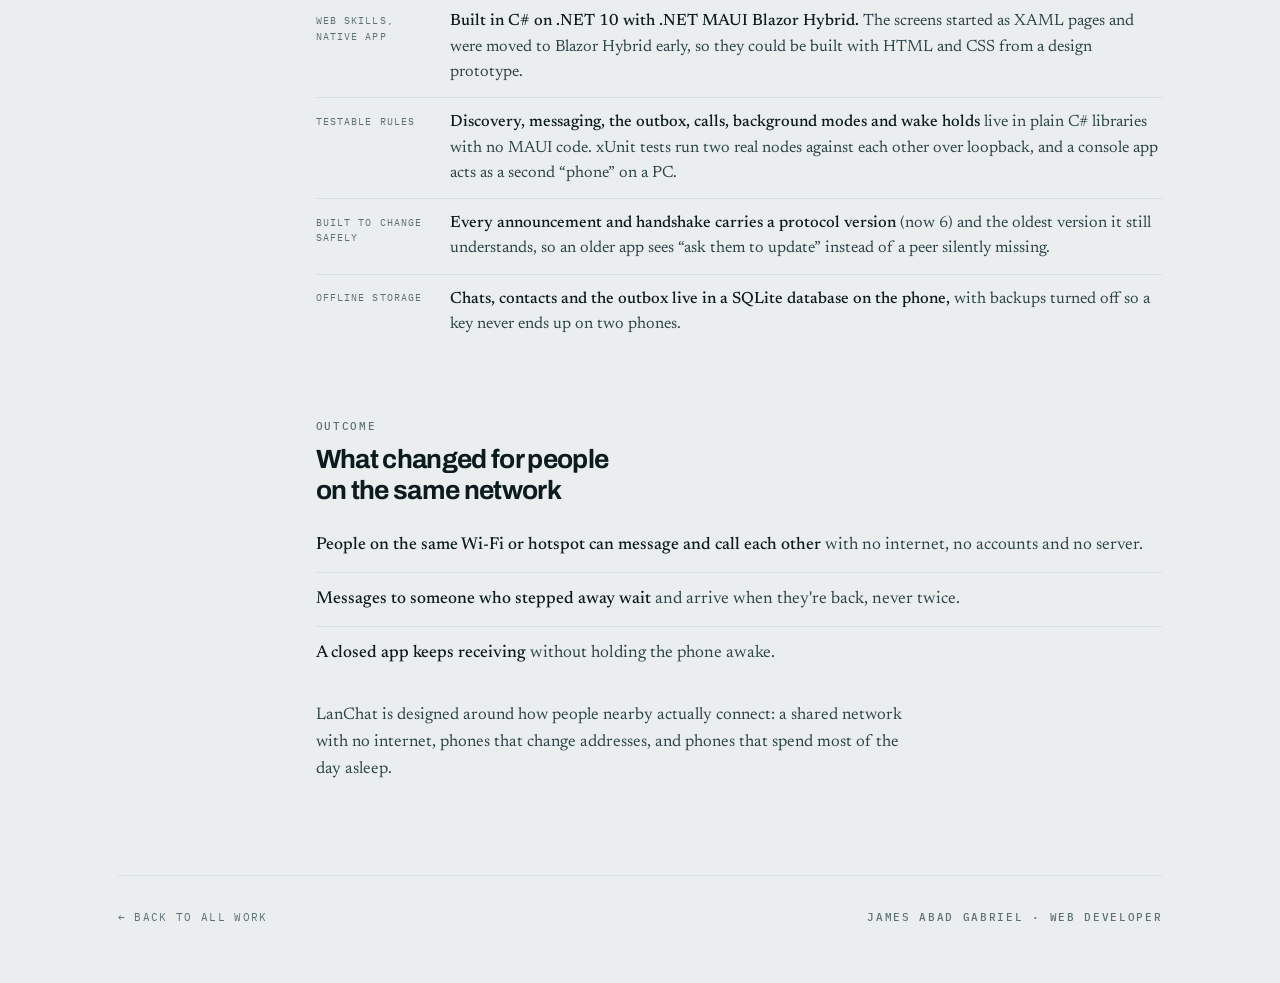
<file: projects/lanchat.html>
<!doctype html>
<html lang="en">
<head>
<meta charset="utf-8">
<meta name="viewport" content="width=device-width, initial-scale=1">
<title>LanChat &middot; James Abad Gabriel</title>
<link rel="preconnect" href="https://fonts.googleapis.com">
<link rel="preconnect" href="https://fonts.gstatic.com" crossorigin>
<link rel="stylesheet" href="https://fonts.googleapis.com/css2?family=Archivo:wght@500;600;700;800&family=IBM+Plex+Mono:wght@400;500;600&family=Newsreader:opsz,wght@6..72,300;6..72,400;6..72,500&display=swap">
<link rel="stylesheet" href="../styles.css">
</head>
<body>

<header class="bar">
  <div class="page bar-in">
    <a class="sig" href="../index.html#top">James Abad Gabriel <i>/ web developer</i></a>
    <nav>
      <a href="../index.html#about">About</a>
      <a href="../index.html#experience">Experience</a>
      <a href="../index.html#work">Work</a>
      <a href="../index.html#skills">Skills</a>
      <a href="../index.html#contact">Contact</a>
    </nav>
  </div>
</header>

<main class="page" id="top">

  <div class="crumb"><a class="back" href="../index.html#work">&larr; Selected work</a></div>

  <section class="proj-page">
    <div class="sec">
      <div class="rail"><div class="rail-in"><span class="mono">Mobile app</span><span class="bead"></span></div></div>
      <div>
        <h1 class="proj-title">Peer-to-peer messaging and video calling app that works with no internet</h1>
        <p class="proj-sub">LanChat is an Android app that lets people nearby message and video call each other with no internet and no server. Any phones on the same Wi-Fi or phone hotspot find each other on their own, even when that network has no internet connection, and all chats stay on the phones.</p>

        <div class="chips">
          <span class="chip">.NET MAUI Blazor Hybrid</span>
          <span class="chip">C# / .NET 10</span>
          <span class="chip">TCP / UDP</span>
          <span class="chip">WebRTC</span>
          <span class="chip">SQLite</span>
          <span class="chip">xUnit</span>
          <span class="chip">HTML / CSS</span>
          <span class="chip">Android</span>
        </div>

        <div class="links">
          <a class="link link--key" href="https://drive.google.com/file/d/1S_avpJcFVzQIID7j3Tl5P9oH8i6XPBbX/view?usp=sharing" target="_blank" rel="noopener noreferrer">Download APK <span class="arw" aria-hidden="true">&#8599;</span></a>
        </div>

        <div class="block">
          <span class="mono">In the app</span>
          <h2 class="block-title">From the Nearby list to a call, and keeping storage in check</h2>
          <ol class="shots">
            <li>
              <figure>
                <img src="lanchat/01-nearby.png" width="780" height="1688" loading="lazy" alt="LanChat home screen with a Nearby list showing Ana Reyes and Bob, each with a green active dot, and a Contacts list with Carlo Santos and Dana, including a queued message and a video call row.">
                <figcaption><span class="mono">01</span><b>Nearby, with no setup</b>Phones on the same network appear as Name &middot; Model &middot; device code. Earlier chats stay as Contacts.</figcaption>
              </figure>
            </li>
            <li>
              <figure>
                <img src="lanchat/02-chat.png" width="780" height="1688" loading="lazy" alt="Chat with Ana Reyes showing she is online, a note that messages go straight to her phone over this Wi-Fi, and sent messages with double check marks.">
                <figcaption><span class="mono">02</span><b>Phone-to-phone chat</b>Each message is acknowledged, so the sender sees &#10003; when it is sent and &#10003;&#10003; when it arrives.</figcaption>
              </figure>
            </li>
            <li>
              <figure>
                <img src="lanchat/03-video-call.png" width="780" height="1688" loading="lazy" alt="In-call screen for Ana Reyes with a running timer, her device model and code, and mute, speaker and hang-up buttons.">
                <figcaption><span class="mono">03</span><b>Calls with no calling server</b>Audio and video calls start from the chat header and are set up over the same phone-to-phone link.</figcaption>
              </figure>
            </li>
            <li>
              <figure>
                <img src="lanchat/04-large-chat.png" width="780" height="1688" loading="lazy" alt="Chat with a warning banner: This chat is getting large, 6,005 messages, about 1.2 MB on this phone, with Free up space and Not now buttons.">
                <figcaption><span class="mono">04</span><b>Large-chat notice</b>At 5,000 messages the chat says how many messages it holds and how much space they take.</figcaption>
              </figure>
            </li>
            <li>
              <figure>
                <img src="lanchat/05-free-up-space.png" width="780" height="1688" loading="lazy" alt="Free up space dialog listing older than 30 days, 90 days, 1 year or all messages with their counts, and a line saying 4,651 messages would be deleted, freeing about 969 KB.">
                <figcaption><span class="mono">05</span><b>Free up space</b>Each choice shows how many messages it removes and how much space it frees before anything is deleted.</figcaption>
              </figure>
            </li>
          </ol>
        </div>

        <div class="block">
          <span class="mono">The problem</span>
          <h2 class="block-title">A local network is often there when the internet isn't</h2>
          <ul class="duties">
            <li><span class="tag">No internet, no contact</span><span><b>Every message has to travel to a server and back.</b> With a router that has no uplink, a hotspot with no load or a site with weak signal, people in the same room are on one network, but their apps can't reach each other.</span></li>
            <li><span class="tag">Finding each other</span><span><b>A local network has no accounts or phone numbers to search.</b> Phones get a new IP address whenever they reconnect, so an address can't serve as someone's identity, and a chat history tied to one breaks.</span></li>
          </ul>
        </div>

        <div class="block">
          <span class="mono">The solution</span>
          <h2 class="block-title">Find, message, call, and know what to expect</h2>
          <div class="clients clients--three">
            <div class="client client--web">
              <span class="mono">01 &middot; Discovery</span>
              <h4>Find people nearby automatically</h4>
              <ul class="feats">
                <li><b>Every phone announces itself every 2 seconds</b> while LanChat is open, so others appear in the Nearby list within about 2 seconds, with no setup, sign-up or pairing.</li>
                <li><b>The device code is the identity.</b> Each person shows as Name &middot; Model &middot; <code>#4F2A</code>, a short form of a code made from a key pair the phone creates on first launch.</li>
                <li><b>The IP address is only how to reach it.</b> A phone that reconnects and gets a new IP keeps its name, its code and its chat history.</li>
                <li><b>Contacts</b> are everyone you have chatted with, with &ldquo;Last seen &hellip;&rdquo; when they are not around.</li>
              </ul>
            </div>

            <div class="client client--native">
              <span class="mono">02 &middot; Messages</span>
              <h4>Messages that don't get lost</h4>
              <ul class="feats">
                <li><b>Straight from phone to phone,</b> acknowledged so the sender sees &#10003; when sent and &#10003;&#10003; when it arrives.</li>
                <li><b>An outbox for people who are away.</b> A message typed while the other person is away waits (&#128339;) and sends itself when they come back. A resent message is never shown twice.</li>
                <li><b>Saved on the phone.</b> Chats, contacts and the outbox survive restarts, and single messages or whole chats can be deleted.</li>
                <li><b>A notification for new messages;</b> tapping it opens that chat.</li>
              </ul>
            </div>

            <div class="client client--ink">
              <span class="mono">03 &middot; Calls</span>
              <h4>Video calls without a server</h4>
              <ul class="feats">
                <li><b>One-to-one audio and video calls</b> start from the chat header.</li>
                <li><b>The callee gets a ringing screen</b> in the app, or a notification with Accept and Decline.</li>
                <li><b>No calling server or relay.</b> The call is set up over the same phone-to-phone link the chat uses.</li>
                <li><b>Missed, declined and finished calls</b> show as rows in the chat.</li>
              </ul>
            </div>
          </div>

          <div class="clients clients--two">
            <div class="client client--web">
              <span class="mono">04 &middot; Presence</span>
              <h4>Active, Away or Offline</h4>
              <ul class="feats">
                <li><b>Active (filled dot)</b> &mdash; LanChat is open on their phone. Messages arrive at once.</li>
                <li><b>Away (hollow dot)</b> &mdash; app closed, but the phone is on this network and receiving. Messages arrive at once and notify.</li>
                <li><b>Offline (no dot)</b> &mdash; out of range, no Wi-Fi, or receiving switched off. Messages wait in the outbox.</li>
                <li><b>Not marked Offline right away.</b> A phone that goes quiet may just be asleep, so it is shown Offline only after a quick connection check fails.</li>
              </ul>
            </div>

            <div class="client client--native">
              <span class="mono">05 &middot; Storage</span>
              <h4>Storage that stays in check</h4>
              <ul class="feats">
                <li><b>A notice at 5,000 messages</b> says the chat is getting large, with the message count and the space it takes, for example &ldquo;6,005 messages, about 1.2 MB&rdquo;.</li>
                <li><b>Free up space</b> deletes messages older than 30 days, 90 days or 1 year, or all of them, and shows the count and space freed first.</li>
                <li><b>Only this phone is affected.</b> The other person keeps their copy, queued messages are kept, and the database is compacted so the space really comes back.</li>
                <li><b>Not now</b> hides the notice until the chat grows by another 5,000 messages.</li>
              </ul>
            </div>
          </div>
        </div>

        <div class="block">
          <span class="mono">Battery optimization</span>
          <h2 class="block-title">Receiving with the screen off, without keeping the phone awake</h2>
          <ul class="duties">
            <li><span class="tag">Sleep by default</span><span><b>With the app closed, LanChat holds no wake lock,</b> ignores other phones' broadcasts, and announces itself every 30 seconds instead of every 2.</span></li>
            <li><span class="tag">Wake for messages</span><span><b>The Wi-Fi chip wakes the phone</b> when a connection addressed to it arrives. LanChat stays awake 3 to 10 seconds to save the message, notify and acknowledge, then sleeps again.</span></li>
            <li><span class="tag">Sender does the work</span><span><b>Each phone remembers its contacts' last addresses</b> and dials a sleeping phone directly, so the sleeping phone never has to stay visible.</span></li>
            <li><span class="tag">No needless wake-ups</span><span><b>Idle connections close after 60 seconds,</b> background checks run only while someone has the app open, and nothing relies on timers, which can't wake a sleeping phone.</span></li>
            <li><span class="tag">Measured, not assumed</span><span><b>This replaced a first fix that kept the CPU awake the whole time,</b> after testing showed the real failure was on the sending side. The app counts its background activity, aiming for under one minute awake on a quiet night, and Settings links to Android's battery settings for phones that stop background apps.</span></li>
          </ul>
        </div>

        <div class="block">
          <span class="mono">Technical approach</span>
          <h2 class="block-title">Every phone is both client and server</h2>
          <ul class="duties">
            <li><span class="tag">Plain networking</span><span><b>UDP broadcasts for discovery and direct TCP connections for chat,</b> each message a length-prefixed JSON frame. It works on any home router or phone hotspot, with mobile data on or off, and there is nothing else to run or pay for.</span></li>
            <li><span class="tag">Identity</span><span><b>Each phone makes an ECDsa P-256 key pair on first launch</b> and keeps the private key in Android's secure storage. The device code is a hash of the public key, and a phone that presents a code not matching its key is dropped.</span></li>
            <li><span class="tag">Calls</span><span><b>Video calls use the WebRTC built into the app's WebView.</b> Call setup travels over the existing chat link, with no STUN or TURN servers, and the media is encrypted between the two phones.</span></li>
            <li><span class="tag">Web skills, native app</span><span><b>Built in C# on .NET 10 with .NET MAUI Blazor Hybrid.</b> The screens started as XAML pages and were moved to Blazor Hybrid early, so they could be built with HTML and CSS from a design prototype.</span></li>
            <li><span class="tag">Testable rules</span><span><b>Discovery, messaging, the outbox, calls, background modes and wake holds</b> live in plain C# libraries with no MAUI code. xUnit tests run two real nodes against each other over loopback, and a console app acts as a second &ldquo;phone&rdquo; on a PC.</span></li>
            <li><span class="tag">Built to change safely</span><span><b>Every announcement and handshake carries a protocol version</b> (now 6) and the oldest version it still understands, so an older app sees &ldquo;ask them to update&rdquo; instead of a peer silently missing.</span></li>
            <li><span class="tag">Offline storage</span><span><b>Chats, contacts and the outbox live in a SQLite database on the phone,</b> with backups turned off so a key never ends up on two phones.</span></li>
          </ul>
        </div>

        <div class="block">
          <span class="mono">Outcome</span>
          <h2 class="block-title">What changed for people on the same network</h2>
          <ul class="feats outcome">
            <li><b>People on the same Wi-Fi or hotspot can message and call each other</b> with no internet, no accounts and no server.</li>
            <li><b>Messages to someone who stepped away wait</b> and arrive when they're back, never twice.</li>
            <li><b>A closed app keeps receiving</b> without holding the phone awake.</li>
          </ul>
          <p class="solo">LanChat is designed around how people nearby actually connect: a shared network with no internet, phones that change addresses, and phones that spend most of the day asleep.</p>
        </div>
      </div>
    </div>
  </section>

  <footer>
    <a class="back" href="../index.html#work">&larr; Back to all work</a>
    <span class="mono">James Abad Gabriel &middot; Web developer</span>
  </footer>

</main>
</body>
</html>
</file>
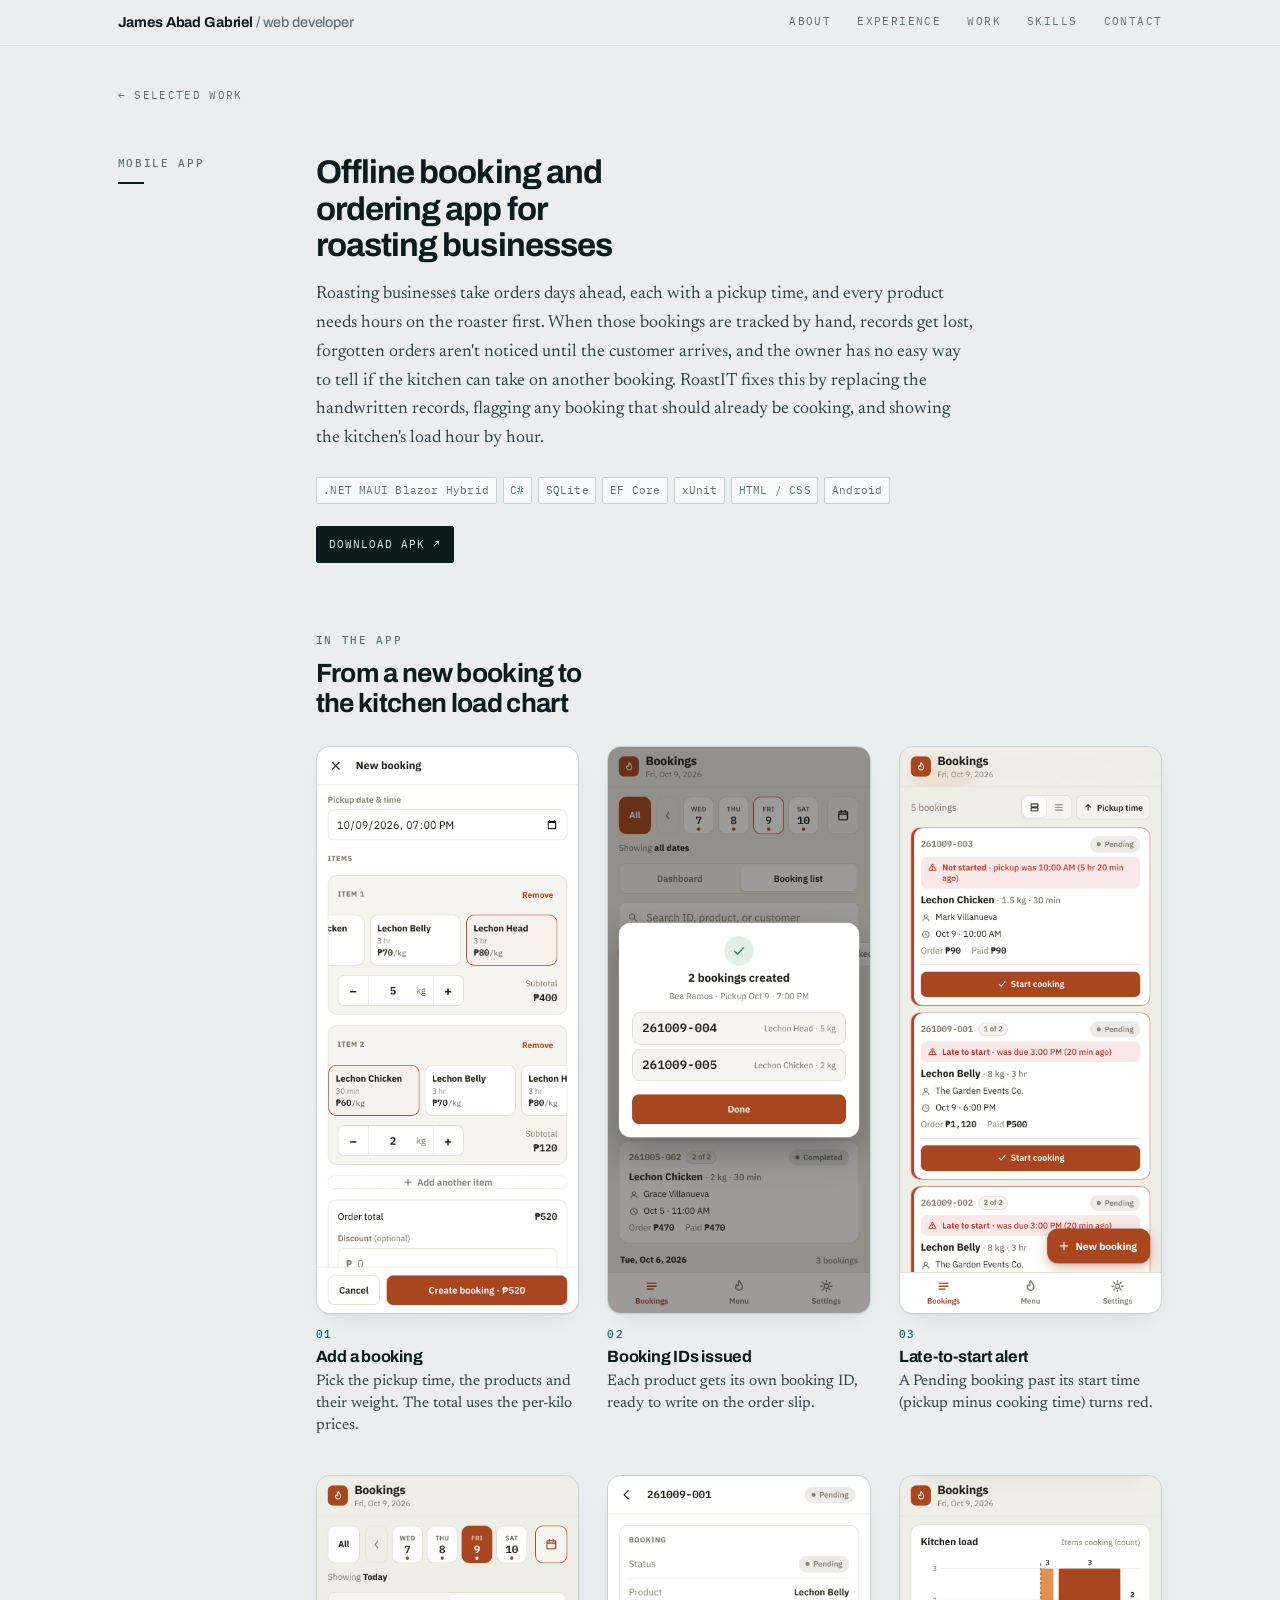
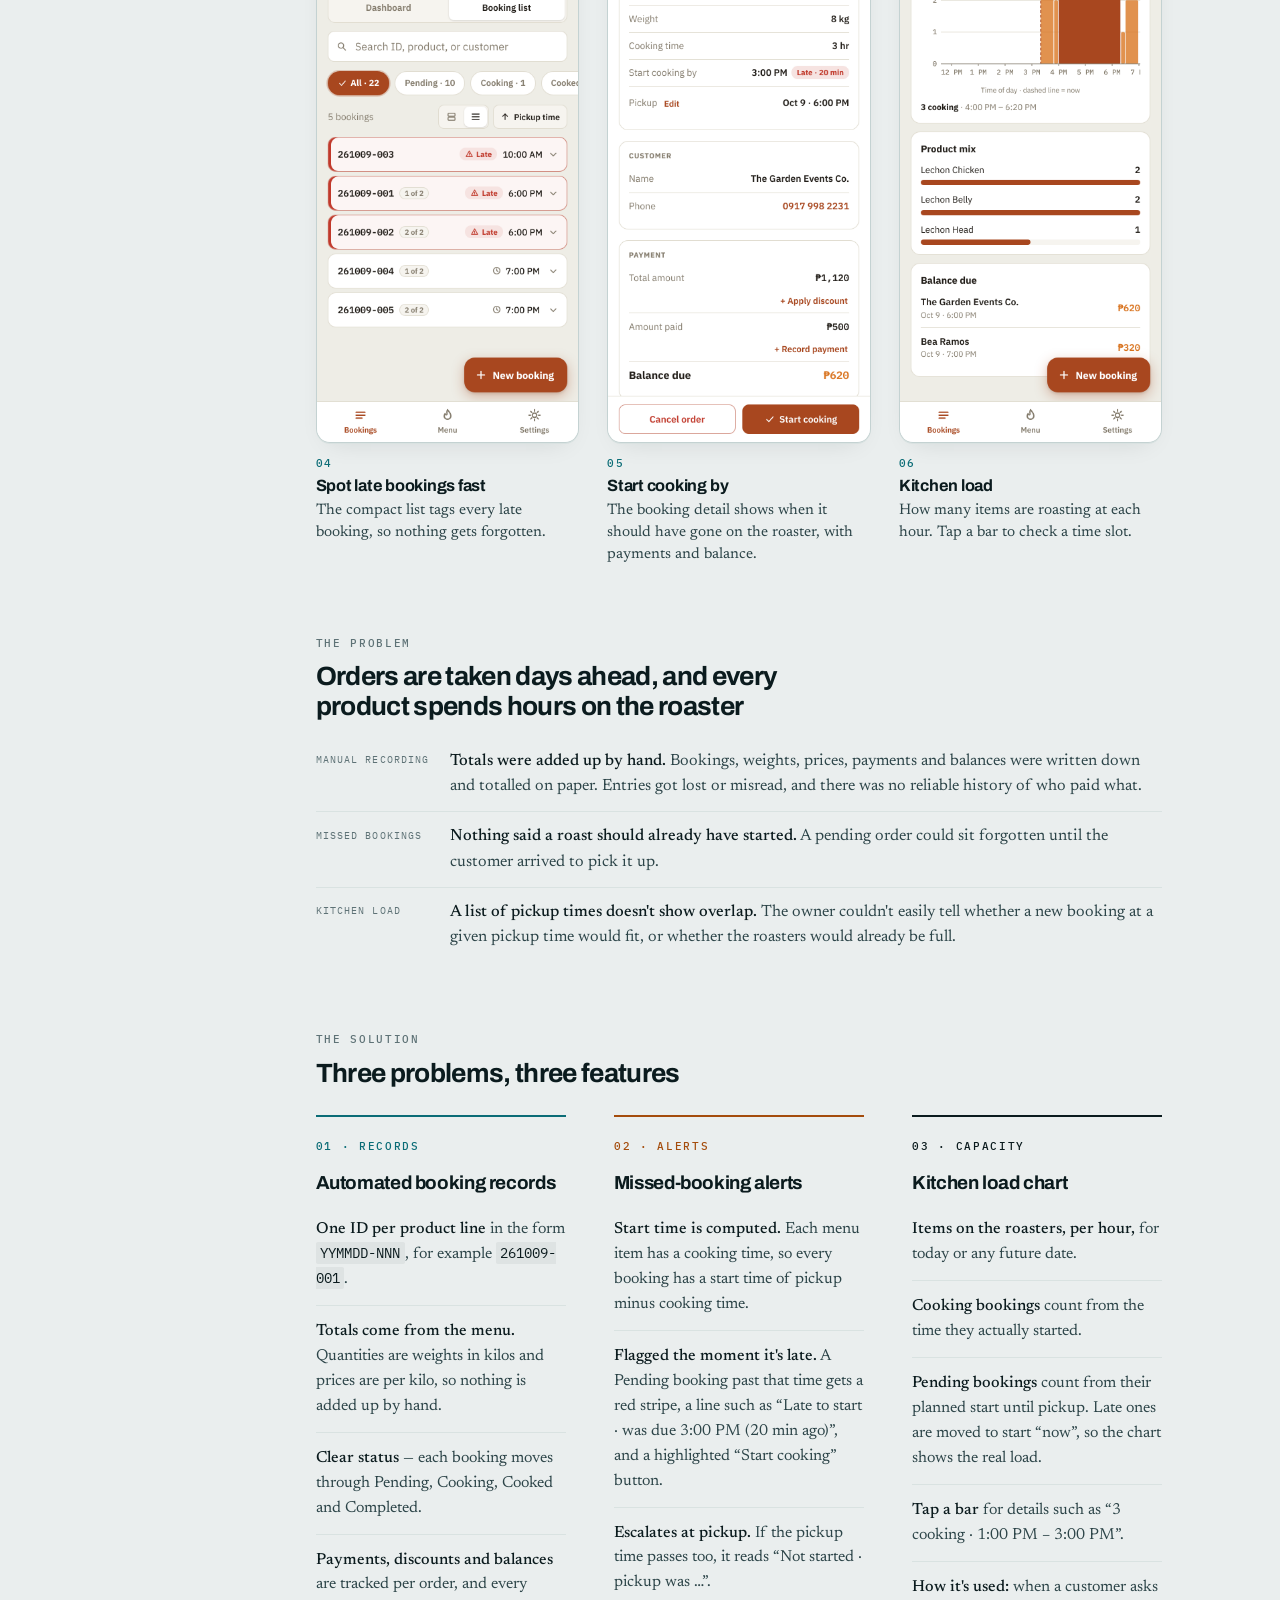
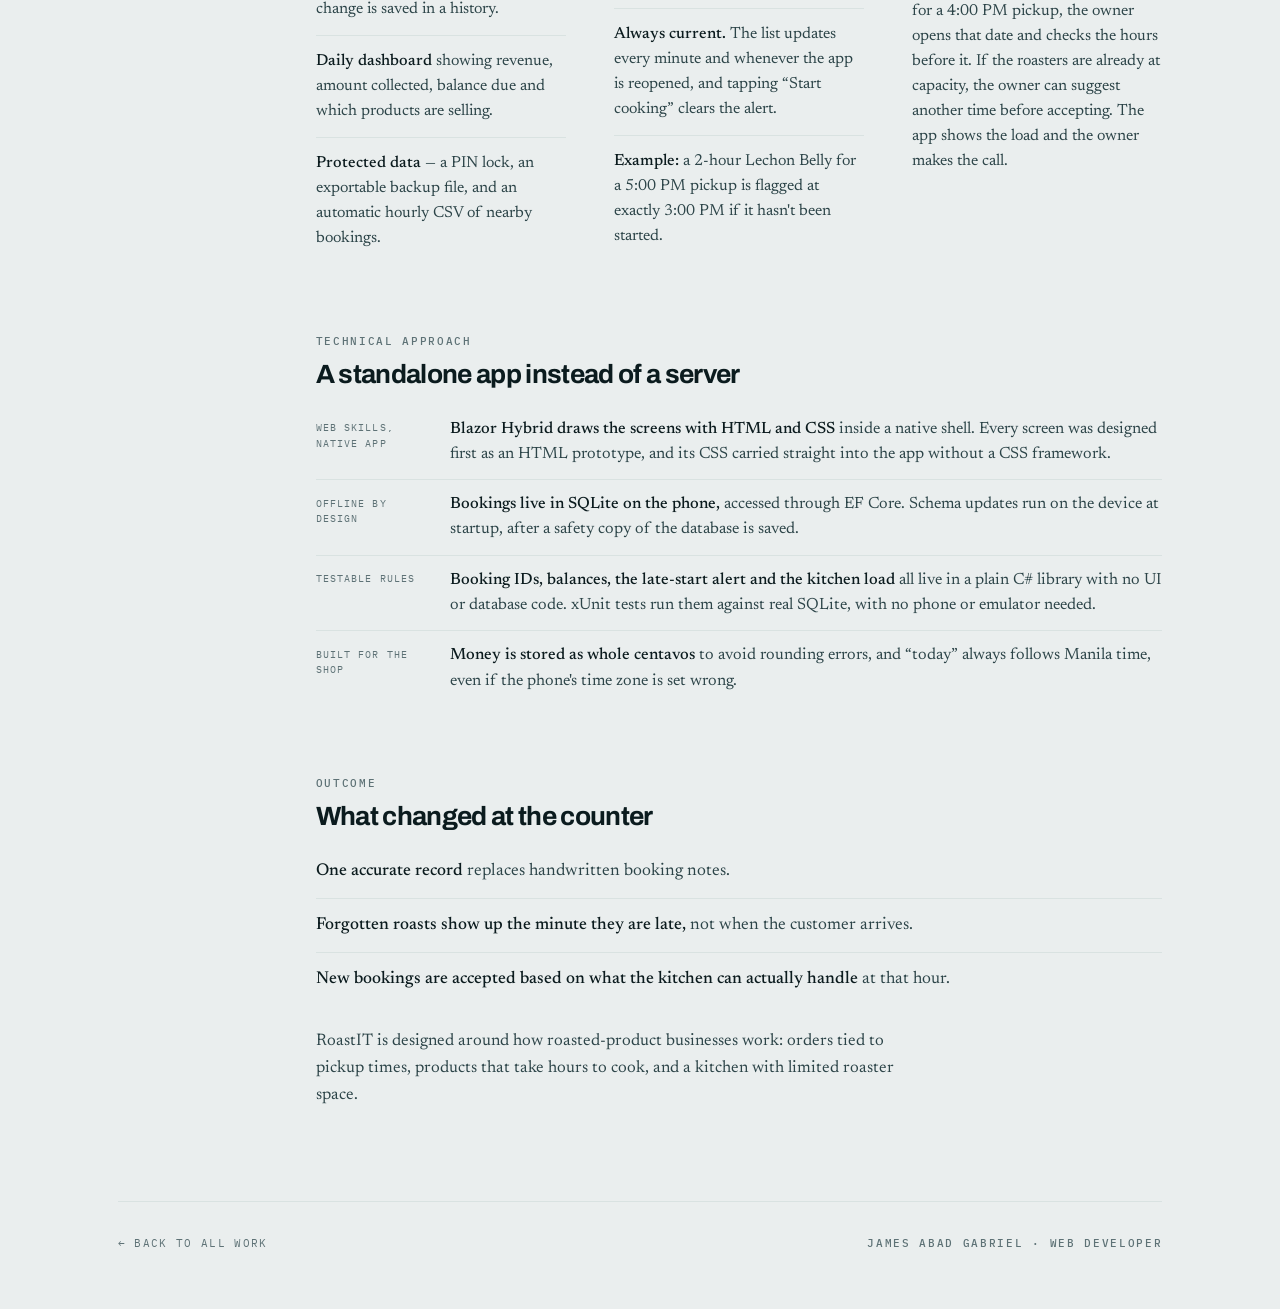
<file: projects/roastit.html>
<!doctype html>
<html lang="en">
<head>
<meta charset="utf-8">
<meta name="viewport" content="width=device-width, initial-scale=1">
<title>RoastIT &middot; James Abad Gabriel</title>
<link rel="preconnect" href="https://fonts.googleapis.com">
<link rel="preconnect" href="https://fonts.gstatic.com" crossorigin>
<link rel="stylesheet" href="https://fonts.googleapis.com/css2?family=Archivo:wght@500;600;700;800&family=IBM+Plex+Mono:wght@400;500;600&family=Newsreader:opsz,wght@6..72,300;6..72,400;6..72,500&display=swap">
<link rel="stylesheet" href="../styles.css">
</head>
<body>

<header class="bar">
  <div class="page bar-in">
    <a class="sig" href="../index.html#top">James Abad Gabriel <i>/ web developer</i></a>
    <nav>
      <a href="../index.html#about">About</a>
      <a href="../index.html#experience">Experience</a>
      <a href="../index.html#work">Work</a>
      <a href="../index.html#skills">Skills</a>
      <a href="../index.html#contact">Contact</a>
    </nav>
  </div>
</header>

<main class="page" id="top">

  <div class="crumb"><a class="back" href="../index.html#work">&larr; Selected work</a></div>

  <section class="proj-page">
    <div class="sec">
      <div class="rail"><div class="rail-in"><span class="mono">Mobile app</span><span class="bead"></span></div></div>
      <div>
        <h1 class="proj-title">Offline booking and ordering app for roasting businesses</h1>
        <p class="proj-sub">Roasting businesses take orders days ahead, each with a pickup time, and every product needs hours on the roaster first. When those bookings are tracked by hand, records get lost, forgotten orders aren't noticed until the customer arrives, and the owner has no easy way to tell if the kitchen can take on another booking. RoastIT fixes this by replacing the handwritten records, flagging any booking that should already be cooking, and showing the kitchen's load hour by hour.</p>

        <div class="chips">
          <span class="chip">.NET MAUI Blazor Hybrid</span>
          <span class="chip">C#</span>
          <span class="chip">SQLite</span>
          <span class="chip">EF Core</span>
          <span class="chip">xUnit</span>
          <span class="chip">HTML / CSS</span>
          <span class="chip">Android</span>
        </div>

        <div class="links">
          <a class="link link--key" href="https://drive.google.com/file/d/1mOhtC-Zu4Xy4QZyB7II5jD4jU3CdyIrz/view?usp=sharing" target="_blank" rel="noopener noreferrer">Download APK <span class="arw" aria-hidden="true">&#8599;</span></a>
        </div>

        <div class="block">
          <span class="mono">In the app</span>
          <h2 class="block-title">From a new booking to the kitchen load chart</h2>
          <ol class="shots">
            <li>
              <figure>
                <img src="roastit/01-new-booking.png" width="780" height="1688" loading="lazy" alt="New booking screen with two items, Lechon Head at 5 kg and Lechon Chicken at 2 kg, and an order total of 520 pesos.">
                <figcaption><span class="mono">01</span><b>Add a booking</b>Pick the pickup time, the products and their weight. The total uses the per-kilo prices.</figcaption>
              </figure>
            </li>
            <li>
              <figure>
                <img src="roastit/02-booking-ids.png" width="780" height="1688" loading="lazy" alt="Confirmation dialog: 2 bookings created, with booking IDs 261009-004 and 261009-005.">
                <figcaption><span class="mono">02</span><b>Booking IDs issued</b>Each product gets its own booking ID, ready to write on the order slip.</figcaption>
              </figure>
            </li>
            <li>
              <figure>
                <img src="roastit/03-late-alert.png" width="780" height="1688" loading="lazy" alt="Booking cards with a red stripe and the message: Late to start, was due 3:00 PM, 20 minutes ago, plus a highlighted Start cooking button.">
                <figcaption><span class="mono">03</span><b>Late-to-start alert</b>A Pending booking past its start time (pickup minus cooking time) turns red.</figcaption>
              </figure>
            </li>
            <li>
              <figure>
                <img src="roastit/04-booking-list.png" width="780" height="1688" loading="lazy" alt="Compact booking list where every late booking carries a Late tag and a red stripe.">
                <figcaption><span class="mono">04</span><b>Spot late bookings fast</b>The compact list tags every late booking, so nothing gets forgotten.</figcaption>
              </figure>
            </li>
            <li>
              <figure>
                <img src="roastit/05-booking-detail.png" width="780" height="1688" loading="lazy" alt="Booking detail for 261009-001 showing Start cooking by 3:00 PM with a Late 20 min badge, and the payment summary with a balance due of 620 pesos.">
                <figcaption><span class="mono">05</span><b>Start cooking by</b>The booking detail shows when it should have gone on the roaster, with payments and balance.</figcaption>
              </figure>
            </li>
            <li>
              <figure>
                <img src="roastit/06-kitchen-load.png" width="780" height="1688" loading="lazy" alt="Dashboard with a kitchen load bar chart of items cooking per hour, a product mix list and balances due.">
                <figcaption><span class="mono">06</span><b>Kitchen load</b>How many items are roasting at each hour. Tap a bar to check a time slot.</figcaption>
              </figure>
            </li>
          </ol>
        </div>

        <div class="block">
          <span class="mono">The problem</span>
          <h2 class="block-title">Orders are taken days ahead, and every product spends hours on the roaster</h2>
          <ul class="duties">
            <li><span class="tag">Manual recording</span><span><b>Totals were added up by hand.</b> Bookings, weights, prices, payments and balances were written down and totalled on paper. Entries got lost or misread, and there was no reliable history of who paid what.</span></li>
            <li><span class="tag">Missed bookings</span><span><b>Nothing said a roast should already have started.</b> A pending order could sit forgotten until the customer arrived to pick it up.</span></li>
            <li><span class="tag">Kitchen load</span><span><b>A list of pickup times doesn't show overlap.</b> The owner couldn't easily tell whether a new booking at a given pickup time would fit, or whether the roasters would already be full.</span></li>
          </ul>
        </div>

        <div class="block">
          <span class="mono">The solution</span>
          <h2 class="block-title">Three problems, three features</h2>
          <div class="clients clients--three">
            <div class="client client--web">
              <span class="mono">01 &middot; Records</span>
              <h4>Automated booking records</h4>
              <ul class="feats">
                <li><b>One ID per product line</b> in the form <code>YYMMDD-NNN</code>, for example <code>261009-001</code>.</li>
                <li><b>Totals come from the menu.</b> Quantities are weights in kilos and prices are per kilo, so nothing is added up by hand.</li>
                <li><b>Clear status</b> &mdash; each booking moves through Pending, Cooking, Cooked and Completed.</li>
                <li><b>Payments, discounts and balances</b> are tracked per order, and every change is saved in a history.</li>
                <li><b>Daily dashboard</b> showing revenue, amount collected, balance due and which products are selling.</li>
                <li><b>Protected data</b> &mdash; a PIN lock, an exportable backup file, and an automatic hourly CSV of nearby bookings.</li>
              </ul>
            </div>

            <div class="client client--native">
              <span class="mono">02 &middot; Alerts</span>
              <h4>Missed-booking alerts</h4>
              <ul class="feats">
                <li><b>Start time is computed.</b> Each menu item has a cooking time, so every booking has a start time of pickup minus cooking time.</li>
                <li><b>Flagged the moment it's late.</b> A Pending booking past that time gets a red stripe, a line such as &ldquo;Late to start &middot; was due 3:00 PM (20 min ago)&rdquo;, and a highlighted &ldquo;Start cooking&rdquo; button.</li>
                <li><b>Escalates at pickup.</b> If the pickup time passes too, it reads &ldquo;Not started &middot; pickup was &hellip;&rdquo;.</li>
                <li><b>Always current.</b> The list updates every minute and whenever the app is reopened, and tapping &ldquo;Start cooking&rdquo; clears the alert.</li>
                <li><b>Example:</b> a 2-hour Lechon Belly for a 5:00 PM pickup is flagged at exactly 3:00 PM if it hasn't been started.</li>
              </ul>
            </div>

            <div class="client client--ink">
              <span class="mono">03 &middot; Capacity</span>
              <h4>Kitchen load chart</h4>
              <ul class="feats">
                <li><b>Items on the roasters, per hour,</b> for today or any future date.</li>
                <li><b>Cooking bookings</b> count from the time they actually started.</li>
                <li><b>Pending bookings</b> count from their planned start until pickup. Late ones are moved to start &ldquo;now&rdquo;, so the chart shows the real load.</li>
                <li><b>Tap a bar</b> for details such as &ldquo;3 cooking &middot; 1:00 PM &ndash; 3:00 PM&rdquo;.</li>
                <li><b>How it's used:</b> when a customer asks for a 4:00 PM pickup, the owner opens that date and checks the hours before it. If the roasters are already at capacity, the owner can suggest another time before accepting. The app shows the load and the owner makes the call.</li>
              </ul>
            </div>
          </div>
        </div>

        <div class="block">
          <span class="mono">Technical approach</span>
          <h2 class="block-title">A standalone app instead of a server</h2>
          <ul class="duties">
            <li><span class="tag">Web skills, native app</span><span><b>Blazor Hybrid draws the screens with HTML and CSS</b> inside a native shell. Every screen was designed first as an HTML prototype, and its CSS carried straight into the app without a CSS framework.</span></li>
            <li><span class="tag">Offline by design</span><span><b>Bookings live in SQLite on the phone,</b> accessed through EF Core. Schema updates run on the device at startup, after a safety copy of the database is saved.</span></li>
            <li><span class="tag">Testable rules</span><span><b>Booking IDs, balances, the late-start alert and the kitchen load</b> all live in a plain C# library with no UI or database code. xUnit tests run them against real SQLite, with no phone or emulator needed.</span></li>
            <li><span class="tag">Built for the shop</span><span><b>Money is stored as whole centavos</b> to avoid rounding errors, and &ldquo;today&rdquo; always follows Manila time, even if the phone's time zone is set wrong.</span></li>
          </ul>
        </div>

        <div class="block">
          <span class="mono">Outcome</span>
          <h2 class="block-title">What changed at the counter</h2>
          <ul class="feats outcome">
            <li><b>One accurate record</b> replaces handwritten booking notes.</li>
            <li><b>Forgotten roasts show up the minute they are late,</b> not when the customer arrives.</li>
            <li><b>New bookings are accepted based on what the kitchen can actually handle</b> at that hour.</li>
          </ul>
          <p class="solo">RoastIT is designed around how roasted-product businesses work: orders tied to pickup times, products that take hours to cook, and a kitchen with limited roaster space.</p>
        </div>
      </div>
    </div>
  </section>

  <footer>
    <a class="back" href="../index.html#work">&larr; Back to all work</a>
    <span class="mono">James Abad Gabriel &middot; Web developer</span>
  </footer>

</main>
</body>
</html>
</file>
<file: styles.css>
/* ============ tokens ============ */
:root{
  color-scheme: light;
  --bg:#EAEEEE;
  --bg-sunk:#E1E7E6;
  --surface:#F8FAFA;
  --ink:#0B1B1E;
  --ink-2:#2C4448;
  --muted:#5E7276;
  --line:#C4D2D2;
  --line-soft:#D9E2E1;
  --web:#0B6C76;
  --web-wash:#DBEDEF;
  --native:#A44C0C;
  --native-wash:#F7E6D7;
  --focus:#0B6C76;
  --dot:rgba(11,27,30,.14);
  --shade:rgba(11,27,30,.05);

  --f-display:"Archivo","Helvetica Neue",Arial,sans-serif;
  --f-body:"Newsreader",Georgia,"Times New Roman",serif;
  --f-mono:"IBM Plex Mono",ui-monospace,"SFMono-Regular",Consolas,monospace;
}
@media (prefers-color-scheme: dark){
  :root:not([data-theme="light"]){
    color-scheme: dark;
    --bg:#071315;
    --bg-sunk:#040E10;
    --surface:#0D2125;
    --ink:#E3EDEC;
    --ink-2:#BDCFCE;
    --muted:#87A0A2;
    --line:#1D3B3F;
    --line-soft:#142C30;
    --web:#4FD6DE;
    --web-wash:#07282C;
    --native:#FF9E4A;
    --native-wash:#2A1809;
    --focus:#4FD6DE;
    --dot:rgba(227,237,236,.13);
    --shade:rgba(227,237,236,.045);
  }
}
:root[data-theme="dark"]{
  color-scheme: dark;
  --bg:#071315;
  --bg-sunk:#040E10;
  --surface:#0D2125;
  --ink:#E3EDEC;
  --ink-2:#BDCFCE;
  --muted:#87A0A2;
  --line:#1D3B3F;
  --line-soft:#142C30;
  --web:#4FD6DE;
  --web-wash:#07282C;
  --native:#FF9E4A;
  --native-wash:#2A1809;
  --focus:#4FD6DE;
  --dot:rgba(227,237,236,.13);
  --shade:rgba(227,237,236,.045);
}

/* ============ base ============ */
*{box-sizing:border-box}
body{
  margin:0;
  background:var(--bg);
  color:var(--ink);
  font-family:var(--f-body);
  font-size:1.0625rem;
  line-height:1.62;
  -webkit-font-smoothing:antialiased;
}
a{color:inherit}
:focus-visible{outline:2px solid var(--focus);outline-offset:3px;border-radius:2px}
h1,h2,h3,h4{font-family:var(--f-display);margin:0;text-wrap:balance;font-weight:700}
p{margin:0}
ul{margin:0;padding:0;list-style:none}

.page{
  max-width:1160px;
  margin-inline:auto;
  padding-inline:clamp(18px,4.5vw,60px);
}

.mono{
  font-family:var(--f-mono);
  font-size:.7rem;
  font-weight:500;
  letter-spacing:.15em;
  text-transform:uppercase;
  color:var(--muted);
}

/* ============ top bar ============ */
.bar{
  position:sticky;
  top:env(safe-area-inset-top,0px);
  z-index:20;
  background:var(--bg);
  background:color-mix(in srgb, var(--bg) 88%, transparent);
  backdrop-filter:blur(10px);
  border-bottom:1px solid var(--line-soft);
}
.bar-in{
  display:flex;align-items:center;justify-content:space-between;
  gap:16px;flex-wrap:wrap;
  padding-block:11px;
}
.sig{
  font-family:var(--f-display);font-weight:700;font-size:.9rem;
  letter-spacing:-.01em;text-decoration:none;
}
.sig i{font-style:normal;color:var(--muted);font-weight:500}
.bar nav{display:flex;gap:clamp(12px,2.4vw,26px);flex-wrap:wrap}
.bar nav a{
  font-family:var(--f-mono);font-size:.68rem;letter-spacing:.13em;
  text-transform:uppercase;text-decoration:none;color:var(--muted);
  padding-block:2px;border-bottom:1px solid transparent;
  transition:color .18s ease,border-color .18s ease;
}
.bar nav a:hover{color:var(--ink);border-bottom-color:var(--web)}

/* ============ hero ============ */
.hero{padding-block:clamp(48px,8vw,96px) clamp(30px,5vw,48px)}
.eyebrow{display:flex;align-items:center;gap:10px;margin-bottom:22px}
.eyebrow::after{content:"";flex:1;height:1px;background:var(--line);max-width:180px}
h1{
  font-size:clamp(2.7rem,8.4vw,5.4rem);
  font-weight:800;
  letter-spacing:-.04em;
  line-height:.93;
  max-width:13ch;
}
.lede{
  margin-top:26px;
  max-width:60ch;
  font-size:clamp(1.08rem,1.7vw,1.3rem);
  line-height:1.58;
  color:var(--ink-2);
  font-weight:300;
}
.lede em{font-style:italic;color:var(--ink)}
.cta{display:flex;flex-wrap:wrap;gap:10px;margin-top:32px}
.btn{
  font-family:var(--f-mono);font-size:.72rem;letter-spacing:.11em;text-transform:uppercase;
  text-decoration:none;padding:.85em 1.3em;border:1px solid var(--line);
  border-radius:2px;color:var(--ink);background:var(--surface);
  transition:border-color .18s ease,background .18s ease,color .18s ease;
}
.btn:hover{border-color:var(--ink);background:var(--bg-sunk)}
.btn--key{background:var(--ink);color:var(--bg);border-color:var(--ink)}
.btn--key:hover{background:var(--web);border-color:var(--web);color:var(--bg)}

/* ============ the rig (hero schematic) ============ */
.work-intro{margin-bottom:clamp(40px,5.5vw,60px)}
.work-intro .rig-wrap{margin-top:0}
.rig-wrap{
  margin-top:clamp(40px,6vw,64px);
  border:1px solid var(--line);
  border-radius:3px;
  background-color:var(--surface);
  background-image:radial-gradient(circle at center, var(--dot) 1px, transparent 1px);
  background-size:20px 20px;
  padding:clamp(20px,3.6vw,34px);
}
.rig{
  display:grid;
  grid-template-columns:1fr 62px 1.22fr 62px 1fr;
  align-items:center;
}
.node{
  border:1px solid var(--line);
  border-top:2px solid var(--nc,var(--line));
  border-radius:2px;
  background:var(--bg);
  padding:14px 15px 15px;
  min-width:0;
}
.node--web{--nc:var(--web)}
.node--native{--nc:var(--native)}
.node--core{--nc:var(--ink);background:var(--bg-sunk)}
.node .kind{display:block;margin-bottom:7px;color:var(--nc)}
.node .name{display:block;font-family:var(--f-display);font-weight:700;font-size:1.02rem;letter-spacing:-.015em;line-height:1.2}
.node .stack{
  display:block;margin-top:7px;font-family:var(--f-mono);font-size:.68rem;line-height:1.55;
  color:var(--muted);letter-spacing:.01em;
}
.wire{position:relative;height:2px;background:var(--line);overflow:hidden}
.pulse{
  position:absolute;top:50%;width:7px;height:7px;margin-top:-3.5px;margin-left:-3.5px;
  border-radius:50%;background:var(--pc);
  animation:flowX 2.4s linear infinite;
}
.wire--a{--pc:var(--web)}
.wire--b{--pc:var(--native)}
.wire--b .pulse{animation-name:flowXrev;animation-delay:1.2s}
@keyframes flowX{
  0%{left:0;opacity:0}12%{opacity:1}88%{opacity:1}100%{left:100%;opacity:0}
}
@keyframes flowXrev{
  0%{left:100%;opacity:0}12%{opacity:1}88%{opacity:1}100%{left:0;opacity:0}
}
@keyframes flowY{
  0%{top:0;opacity:0}12%{opacity:1}88%{opacity:1}100%{top:100%;opacity:0}
}
@keyframes flowYrev{
  0%{top:100%;opacity:0}12%{opacity:1}88%{opacity:1}100%{top:0;opacity:0}
}
.rig-note{
  margin-top:20px;padding-top:16px;border-top:1px dashed var(--line);
  font-size:.98rem;line-height:1.55;color:var(--ink-2);max-width:74ch;
}
.rig-note b{font-weight:500;color:var(--ink)}

/* ============ sections ============ */
section{padding-block:clamp(52px,8vw,92px);border-top:1px solid var(--line-soft)}
.sec{display:grid;grid-template-columns:150px minmax(0,1fr);gap:clamp(22px,4vw,48px);align-items:stretch}
.rail{position:relative}
.rail-in{position:sticky;top:calc(env(safe-area-inset-top,0px) + 74px)}
.rail .mono{display:block}
.rail .bead{display:block;width:26px;height:2px;background:var(--rc,var(--ink));margin-top:10px}
h2{font-size:clamp(1.65rem,3.6vw,2.35rem);letter-spacing:-.028em;line-height:1.08;margin-bottom:26px}
.prose p + p{margin-top:1.05em}
.prose{max-width:66ch;font-size:1.1rem;line-height:1.66;color:var(--ink-2)}
.prose strong{font-weight:500;color:var(--ink)}

/* ============ experience ============ */
.job{border-top:1px solid var(--line);padding-top:24px;margin-top:38px}
.job:first-child{border-top:0;margin-top:0;padding-top:0}
.job-head{display:flex;flex-wrap:wrap;align-items:baseline;gap:12px 18px;margin-bottom:6px}
.job-head h3{font-size:1.32rem;letter-spacing:-.02em}
.job-head .when{font-family:var(--f-mono);font-size:.71rem;letter-spacing:.1em;text-transform:uppercase;color:var(--muted)}
.employer{
  display:inline-flex;align-items:baseline;gap:7px;margin-top:4px;
  font-family:var(--f-display);font-weight:600;font-size:1.04rem;letter-spacing:-.013em;
  color:var(--web);text-decoration:none;
  border-bottom:1px solid transparent;
  transition:border-color .18s ease;
}
.employer:hover{border-bottom-color:currentColor}
.employer .arw{font-family:var(--f-mono);font-size:.74rem;color:var(--muted)}
.now{
  display:inline-flex;align-items:center;gap:6px;
  font-family:var(--f-mono);font-size:.63rem;letter-spacing:.12em;text-transform:uppercase;
  color:var(--web);background:var(--web-wash);border-radius:2px;padding:.3em .55em;
}
.now .blip{width:5px;height:5px;border-radius:50%;background:var(--web);animation:blip 2s ease-in-out infinite}
@keyframes blip{0%,100%{opacity:1}50%{opacity:.25}}
.duties{margin-top:20px;display:flex;flex-direction:column}
.duties li{
  display:grid;grid-template-columns:118px minmax(0,1fr);gap:16px;
  padding-block:12px;border-top:1px solid var(--line-soft);
  font-size:1.02rem;line-height:1.55;color:var(--ink-2);
}
.duties li:first-child{border-top:0;padding-top:0}
.duties .tag{
  font-family:var(--f-mono);font-size:.63rem;letter-spacing:.11em;text-transform:uppercase;
  color:var(--muted);padding-top:.35em;
}
.duties b{font-weight:500;color:var(--ink)}
.solo{font-size:1.05rem;line-height:1.6;color:var(--ink-2);margin-top:14px;max-width:66ch}

/* ============ project ============ */
.proj-title{font-size:clamp(1.5rem,3.2vw,2.05rem);font-weight:700;letter-spacing:-.028em;line-height:1.12;max-width:20ch}
.proj-sub{margin-top:16px;max-width:66ch;font-size:1.1rem;line-height:1.64;color:var(--ink-2)}
.chips{display:flex;flex-wrap:wrap;gap:6px;margin-top:24px}
.chip{
  font-family:var(--f-mono);font-size:.68rem;letter-spacing:.02em;
  border:1px solid var(--line);border-radius:2px;padding:.34em .6em;color:var(--muted);
  background:var(--surface);
}
.links{display:flex;flex-wrap:wrap;gap:8px;margin-top:22px}
.link{
  display:inline-flex;align-items:baseline;gap:8px;text-decoration:none;
  font-family:var(--f-mono);font-size:.71rem;letter-spacing:.09em;text-transform:uppercase;
  border:1px solid var(--line);border-radius:2px;padding:.72em 1.05em;color:var(--ink);
  background:var(--surface);transition:border-color .18s ease,background .18s ease;
}
.link:hover{border-color:var(--ink);background:var(--bg-sunk)}
.link .arw{color:var(--muted);font-family:var(--f-mono)}

.clients{display:grid;grid-template-columns:repeat(2,minmax(0,1fr));gap:clamp(26px,4vw,48px);margin-top:46px;align-items:start}
.client{border-top:2px solid var(--cc);padding-top:16px}
.client--web{--cc:var(--web)}
.client--native{--cc:var(--native)}
.client .mono{color:var(--cc)}
.client h4{font-family:var(--f-display);font-weight:700;font-size:1.18rem;letter-spacing:-.02em;margin-top:8px}
.feats{margin-top:18px;display:flex;flex-direction:column}
.feats li{
  padding-block:13px;border-top:1px solid var(--line-soft);
  font-size:1rem;line-height:1.56;color:var(--ink-2);
}
.feats li:first-child{border-top:0;padding-top:0}
.feats b{font-weight:500;color:var(--ink)}
code{
  font-family:var(--f-mono);font-size:.85em;
  background:var(--shade);border-radius:2px;padding:.12em .34em;color:var(--ink);
}

/* ============ skills ============ */
.skills{display:grid;grid-template-columns:repeat(3,minmax(0,1fr));gap:clamp(20px,3vw,36px)}
.skillset{border-top:1px solid var(--line);padding-top:16px}
.skillset ul{margin-top:12px;display:flex;flex-direction:column;gap:9px}
.skillset li{font-family:var(--f-display);font-weight:600;font-size:1.02rem;letter-spacing:-.01em}

/* ============ contact ============ */
.contact-lead{font-size:1.12rem;line-height:1.6;color:var(--ink-2);max-width:56ch}
.reach{margin-top:30px;border-top:1px solid var(--line)}
.reach a{
  display:grid;grid-template-columns:34px minmax(0,1fr) auto;gap:18px;align-items:center;
  padding-block:16px;border-bottom:1px solid var(--line-soft);text-decoration:none;
  transition:padding-left .2s ease,color .2s ease;
}
.reach a:hover{padding-left:8px;color:var(--web)}
.reach .ico{display:flex;align-items:center;justify-content:center;color:var(--muted);transition:color .2s ease}
.reach a:hover .ico{color:var(--web)}
.reach .ico svg{display:block}
.sr{position:absolute;width:1px;height:1px;margin:-1px;padding:0;overflow:hidden;clip:rect(0 0 0 0);white-space:nowrap;border:0}
.reach .who{font-family:var(--f-display);font-weight:600;font-size:1.02rem;letter-spacing:-.01em;word-break:break-word}
.reach .arw{font-family:var(--f-mono);font-size:.8rem;color:var(--muted)}

footer{
  border-top:1px solid var(--line-soft);
  padding-block:30px clamp(34px,5vw,54px);
  display:flex;flex-wrap:wrap;gap:12px 22px;justify-content:space-between;align-items:baseline;
}

/* ============ narrow ============ */
@media (max-width:860px){
  .sec{grid-template-columns:1fr;gap:18px}
  .rail-in{position:static;display:flex;align-items:center;gap:12px}
  .rail .bead{margin-top:0;flex:none}
  .clients{grid-template-columns:1fr;gap:34px}
  .skills{grid-template-columns:1fr;gap:0}
  .skillset{margin-top:22px}
  .skillset:first-child{margin-top:0}
}
/* the rig now sits inside the work column, so it stacks earlier than the page does */
@media (max-width:1000px){
  .rig{grid-template-columns:1fr}
  .wire{width:2px;height:40px;justify-self:center;margin-block:2px}
  .pulse{left:50%;top:0;animation-name:flowY}
  .wire--b .pulse{animation-name:flowYrev}
}
@media (max-width:680px){
  .duties li{grid-template-columns:1fr;gap:5px}
  .duties .tag{padding-top:0}
  .reach a{grid-template-columns:28px minmax(0,1fr) auto;gap:13px}
}

@media (prefers-reduced-motion: reduce){
  *,*::before,*::after{animation-duration:.001ms!important;animation-iteration-count:1!important;transition-duration:.001ms!important}
  .pulse{opacity:.9;left:50%;top:50%}
}

/* ============ project cards (home page) ============ */
.projects{display:flex;flex-direction:column;gap:clamp(24px,3.6vw,36px)}
.project-card{
  border:1px solid var(--line);border-top:2px solid var(--ink);border-radius:2px;
  background:var(--surface);padding:clamp(20px,3.2vw,30px);
}
.project-card > .mono{display:block;margin-bottom:12px}
.card-title{font-size:clamp(1.3rem,2.7vw,1.7rem);letter-spacing:-.025em;line-height:1.15;max-width:26ch}
.card-title a{text-decoration:none;transition:color .18s ease}
.card-title a:hover{color:var(--web)}
.project-card .proj-sub{margin-top:14px}
.project-card .chip{background:var(--bg)}
.link--key{background:var(--ink);color:var(--bg);border-color:var(--ink)}
.link--key:hover{background:var(--web);border-color:var(--web);color:var(--bg)}
.link--key .arw{color:inherit}

/* ============ project detail page ============ */
.crumb{padding-top:clamp(22px,3.5vw,36px)}
.back{
  display:inline-block;text-decoration:none;
  font-family:var(--f-mono);font-size:.7rem;letter-spacing:.12em;text-transform:uppercase;
  color:var(--muted);border-bottom:1px solid transparent;padding-block:2px;
  transition:color .18s ease,border-color .18s ease;
}
.back:hover{color:var(--ink);border-bottom-color:var(--web)}
.proj-page{border-top:0;padding-top:clamp(28px,4vw,44px)}

/* ============ case-study blocks (RoastIT page) ============ */
.block{margin-top:clamp(44px,6vw,68px)}
.block > .mono{display:block}
.block-title{font-size:clamp(1.3rem,2.6vw,1.65rem);letter-spacing:-.025em;line-height:1.15;max-width:30ch;margin:10px 0 26px}
.block .duties{margin-top:0}
.client--ink{--cc:var(--ink)}
.clients--three{grid-template-columns:repeat(3,minmax(0,1fr));margin-top:0}
.clients--two{margin-top:clamp(26px,4vw,48px)}
.outcome li{font-size:1.08rem}
.outcome + .solo{margin-top:22px}

.shots{
  display:grid;grid-template-columns:repeat(3,minmax(0,1fr));
  gap:clamp(22px,3.4vw,38px) clamp(16px,2.6vw,28px);
  list-style:none;margin:0;padding:0;
}
.shots figure{margin:0}
.shots img{
  display:block;width:100%;height:auto;
  border:1px solid var(--line);border-radius:14px;
  background:var(--surface);
  box-shadow:0 1px 0 var(--line-soft),0 10px 26px -14px var(--dot);
}
.shots figcaption{margin-top:12px;font-size:.95rem;line-height:1.45;color:var(--ink-2)}
.shots figcaption .mono{display:block;margin-bottom:3px;color:var(--web)}
.shots figcaption b{display:block;font-family:var(--f-display);font-weight:700;font-size:1.02rem;letter-spacing:-.015em;color:var(--ink);margin-bottom:2px}

@media (max-width:1000px){
  .clients--three,.clients--two{grid-template-columns:1fr}
}
@media (max-width:680px){
  .shots{grid-template-columns:repeat(2,minmax(0,1fr))}
}
@media (max-width:420px){
  .shots{grid-template-columns:1fr;max-width:300px}
}
</file>
